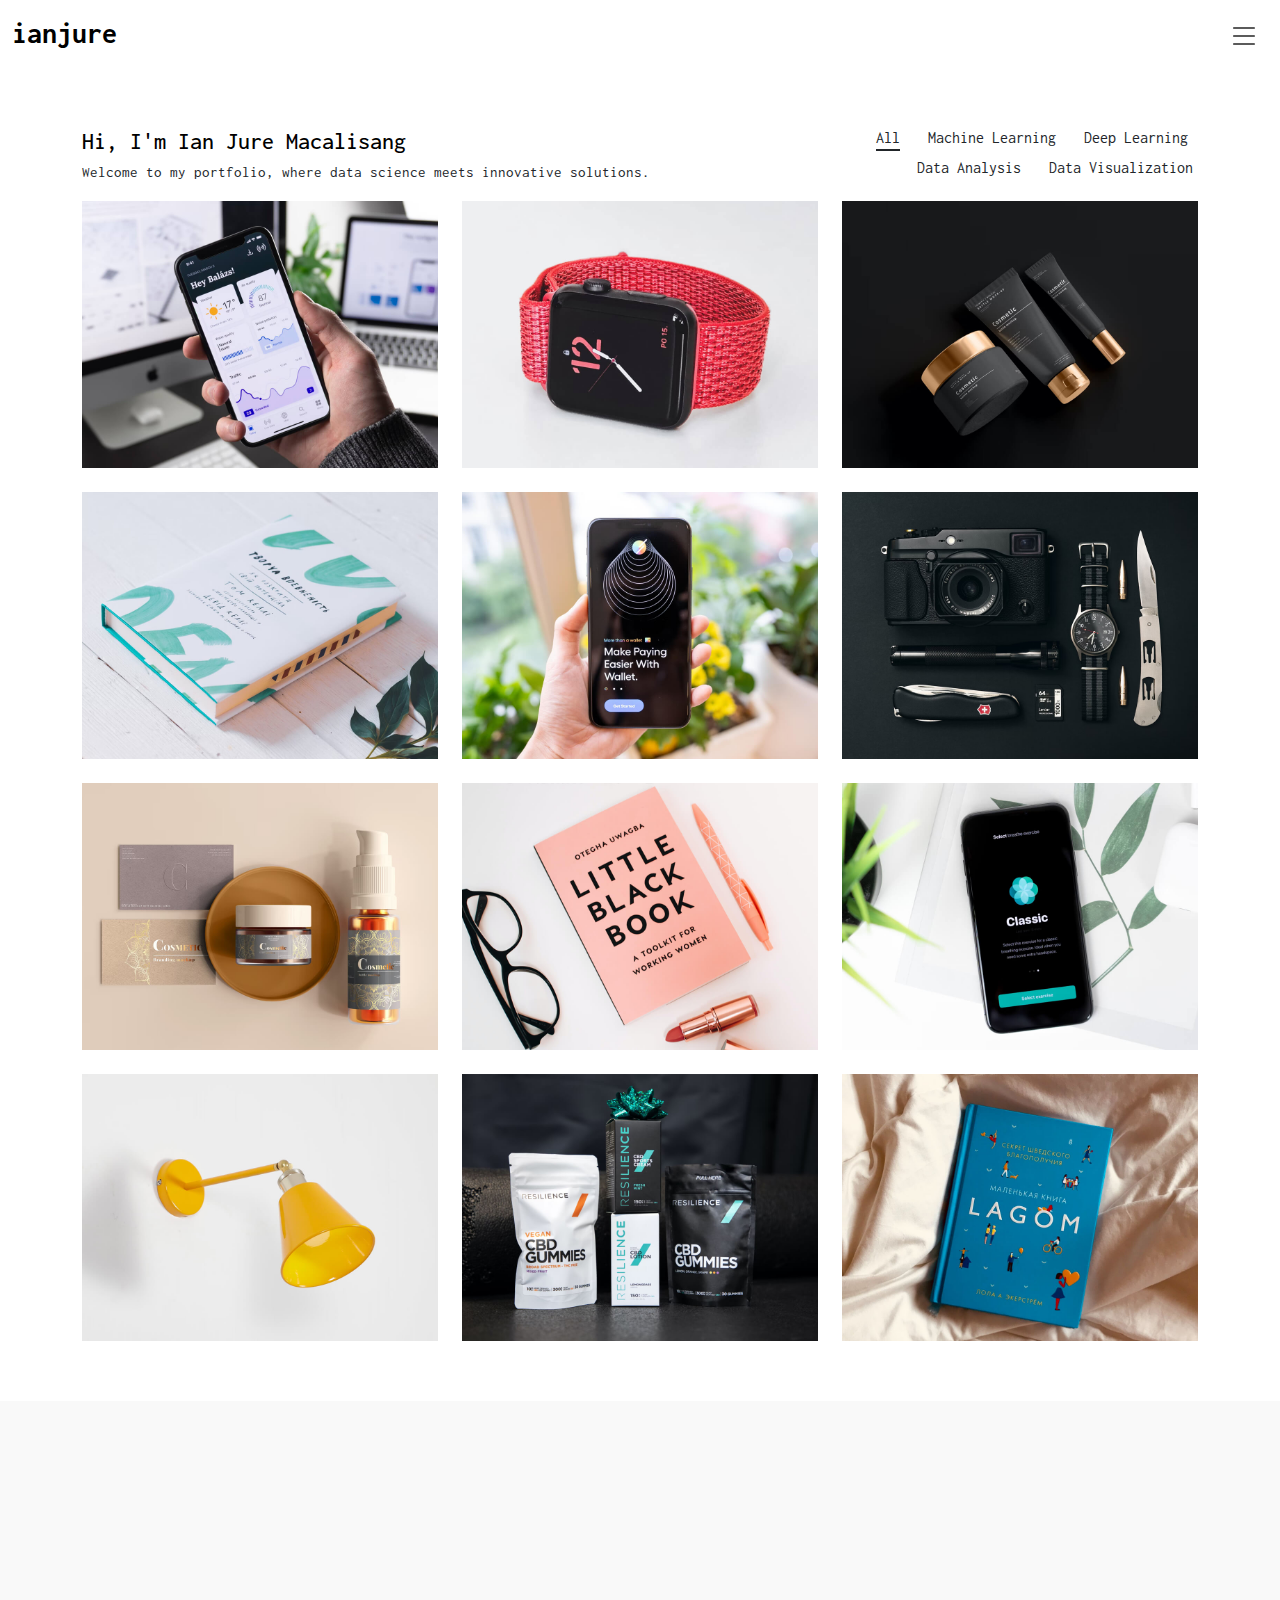
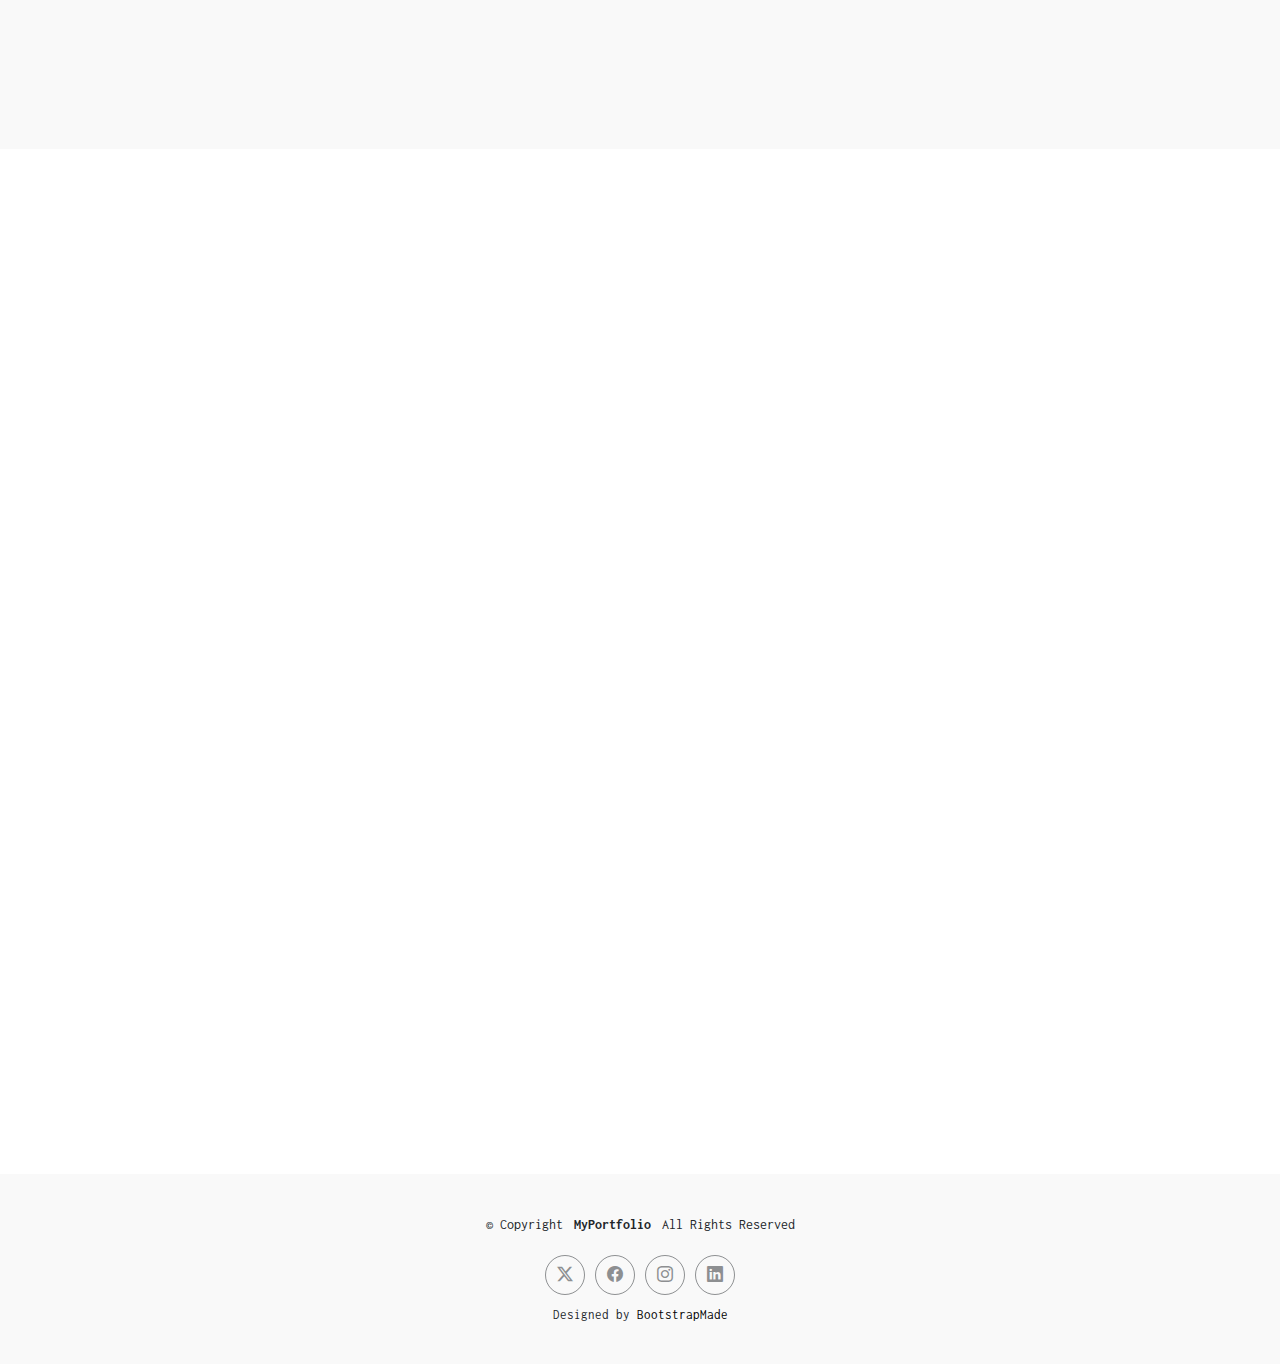
<file: index.html>
<!DOCTYPE html>
<html lang="en">

<head>
  <meta charset="utf-8">
  <meta content="width=device-width, initial-scale=1.0" name="viewport">
  <title>Home - Ian Jure</title>
  <meta name="description" content="">
  <meta name="keywords" content="">

  <!-- Favicons -->
  <link href="assets/img/favicon.png" rel="icon">
  <link href="assets/img/apple-touch-icon.png" rel="apple-touch-icon">

  <!-- Fonts -->
  <link href="https://fonts.googleapis.com" rel="preconnect">
  <link href="https://fonts.gstatic.com" rel="preconnect" crossorigin>
  <link href="https://fonts.googleapis.com/css2?family=Inconsolata:wght@200;300;400;500;600;700;800;900&display=swap" rel="stylesheet">

  <!-- Vendor CSS Files -->
  <link href="assets/vendor/bootstrap/css/bootstrap.min.css" rel="stylesheet">
  <link href="assets/vendor/bootstrap-icons/bootstrap-icons.css" rel="stylesheet">
  <link href="assets/vendor/aos/aos.css" rel="stylesheet">
  <link href="assets/vendor/glightbox/css/glightbox.min.css" rel="stylesheet">
  <link href="assets/vendor/swiper/swiper-bundle.min.css" rel="stylesheet">

  <!-- Main CSS File -->
  <link href="assets/css/main.css" rel="stylesheet">

  <!-- =======================================================
  * Template Name: MyPortfolio
  * Template URL: https://bootstrapmade.com/myportfolio-bootstrap-portfolio-website-template/
  * Updated: Aug 08 2024 with Bootstrap v5.3.3
  * Author: BootstrapMade.com
  * License: https://bootstrapmade.com/license/
  ======================================================== -->
</head>

<body class="index-page">

  <header id="header" class="header d-flex align-items-center sticky-top">
    <div class="container-fluid  position-relative d-flex align-items-center justify-content-between">

      <a href="index.html" class="logo d-flex align-items-center">
        <!-- Uncomment the line below if you also wish to use an image logo -->
        <!-- <img src="assets/img/logo.png" alt=""> -->
        <h1 class="sitename">ianjure</h1>
      </a>

      <nav id="navmenu" class="navmenu">
        <ul>
          <li><a href="index.html" class="active">Home</a></li>
          <li><a href="about.html">About Me</a></li>
          <li><a href="services.html">Services</a></li>
          <li><a href="portfolio.html">Portfolio</a></li>
          <li><a href="contact.html">Contact</a></li>
        </ul>
        <i class="mobile-nav-toggle d-xl-none bi bi-list"></i>
      </nav>

    </div>
  </header>

  <main class="main">

    <!-- Portfolio Section -->
    <section id="portfolio" class="portfolio section">

      <div class="container">

        <div class="isotope-layout" data-default-filter="*" data-layout="masonry" data-sort="original-order">

          <div class="row align-items-center">
            <div class="col-lg-7 portfolio-info">
              <h3>Hi, I'm Ian Jure Macalisang</h3>
              <p>Welcome to my portfolio, where data science meets innovative solutions.</p>
            </div>
            <div class="col-lg-5 text-center text-lg-end">
              <ul class="portfolio-filters isotope-filters" data-aos="fade-up" data-aos-delay="100">
                <li data-filter="*" class="filter-active">All</li>
                <li data-filter=".filter-app">Machine Learning</li>
                <li data-filter=".filter-product">Deep Learning</li>
                <li data-filter=".filter-branding">Data Analysis</li>
                <li data-filter=".filter-books">Data Visualization</li>
              </ul><!-- End Portfolio Filters -->
            </div>
          </div>

          <div class="row gy-4 isotope-container" data-aos="fade-up" data-aos-delay="200" style="position: relative; height: 1344px;">

            <div class="col-lg-4 col-md-6 portfolio-item isotope-item filter-app" style="position: absolute; left: 0px; top: 0px;">
              <div class="portfolio-content h-100">
                <img src="assets/img/portfolio/app-1.jpg" class="img-fluid" alt="">
                <div class="portfolio-info">
                  <h4>App 1</h4>
                  <p>Lorem ipsum</p>
                  <div>
                    <a href="assets/img/portfolio/app-1.jpg" title="App 1" data-gallery="portfolio-gallery-app" class="glightbox preview-link"><i class="bi bi-zoom-in"></i></a>
                    <a href="portfolio-details.html" title="More Details" class="details-link"><i class="bi bi-link-45deg"></i></a>
                  </div>
                </div>
              </div>
            </div><!-- End Portfolio Item -->

            <div class="col-lg-4 col-md-6 portfolio-item isotope-item filter-product" style="position: absolute; left: 440px; top: 0px;">
              <div class="portfolio-content h-100">
                <img src="assets/img/portfolio/product-1.jpg" class="img-fluid" alt="">
                <div class="portfolio-info">
                  <h4>Product 1</h4>
                  <p>Lorem ipsum</p>
                  <div>
                    <a href="assets/img/portfolio/product-1.jpg" title="Product 1" data-gallery="portfolio-gallery-product" class="glightbox preview-link"><i class="bi bi-zoom-in"></i></a>
                    <a href="portfolio-details.html" title="More Details" class="details-link"><i class="bi bi-link-45deg"></i></a>
                  </div>
                </div>
              </div>
            </div><!-- End Portfolio Item -->

            <div class="col-lg-4 col-md-6 portfolio-item isotope-item filter-branding" style="position: absolute; left: 880px; top: 0px;">
              <div class="portfolio-content h-100">
                <img src="assets/img/portfolio/branding-1.jpg" class="img-fluid" alt="">
                <div class="portfolio-info">
                  <h4>Branding 1</h4>
                  <p>Lorem ipsum</p>
                  <div>
                    <a href="assets/img/portfolio/branding-1.jpg" title="Branding 1" data-gallery="portfolio-gallery-branding" class="glightbox preview-link"><i class="bi bi-zoom-in"></i></a>
                    <a href="portfolio-details.html" title="More Details" class="details-link"><i class="bi bi-link-45deg"></i></a>
                  </div>
                </div>
              </div>
            </div><!-- End Portfolio Item -->

            <div class="col-lg-4 col-md-6 portfolio-item isotope-item filter-books" style="position: absolute; left: 0px; top: 336px;">
              <div class="portfolio-content h-100">
                <img src="assets/img/portfolio/books-1.jpg" class="img-fluid" alt="">
                <div class="portfolio-info">
                  <h4>Books 1</h4>
                  <p>Lorem ipsum</p>
                  <div>
                    <a href="assets/img/portfolio/books-1.jpg" title="Branding 1" data-gallery="portfolio-gallery-book" class="glightbox preview-link"><i class="bi bi-zoom-in"></i></a>
                    <a href="portfolio-details.html" title="More Details" class="details-link"><i class="bi bi-link-45deg"></i></a>
                  </div>
                </div>
              </div>
            </div><!-- End Portfolio Item -->

            <div class="col-lg-4 col-md-6 portfolio-item isotope-item filter-app" style="position: absolute; left: 440px; top: 336px;">
              <div class="portfolio-content h-100">
                <img src="assets/img/portfolio/app-2.jpg" class="img-fluid" alt="">
                <div class="portfolio-info">
                  <h4>App 2</h4>
                  <p>Lorem ipsum</p>
                  <div>
                    <a href="assets/img/portfolio/app-2.jpg" title="App 2" data-gallery="portfolio-gallery-app" class="glightbox preview-link"><i class="bi bi-zoom-in"></i></a>
                    <a href="portfolio-details.html" title="More Details" class="details-link"><i class="bi bi-link-45deg"></i></a>
                  </div>
                </div>
              </div>
            </div><!-- End Portfolio Item -->

            <div class="col-lg-4 col-md-6 portfolio-item isotope-item filter-product" style="position: absolute; left: 880px; top: 336px;">
              <div class="portfolio-content h-100">
                <img src="assets/img/portfolio/product-2.jpg" class="img-fluid" alt="">
                <div class="portfolio-info">
                  <h4>Product 2</h4>
                  <p>Lorem ipsum</p>
                  <div>
                    <a href="assets/img/portfolio/product-2.jpg" title="Product 2" data-gallery="portfolio-gallery-product" class="glightbox preview-link"><i class="bi bi-zoom-in"></i></a>
                    <a href="portfolio-details.html" title="More Details" class="details-link"><i class="bi bi-link-45deg"></i></a>
                  </div>
                </div>
              </div>
            </div><!-- End Portfolio Item -->

            <div class="col-lg-4 col-md-6 portfolio-item isotope-item filter-branding" style="position: absolute; left: 0px; top: 672px;">
              <div class="portfolio-content h-100">
                <img src="assets/img/portfolio/branding-2.jpg" class="img-fluid" alt="">
                <div class="portfolio-info">
                  <h4>Branding 2</h4>
                  <p>Lorem ipsum</p>
                  <div>
                    <a href="assets/img/portfolio/branding-2.jpg" title="Branding 2" data-gallery="portfolio-gallery-branding" class="glightbox preview-link"><i class="bi bi-zoom-in"></i></a>
                    <a href="portfolio-details.html" title="More Details" class="details-link"><i class="bi bi-link-45deg"></i></a>
                  </div>
                </div>
              </div>
            </div><!-- End Portfolio Item -->

            <div class="col-lg-4 col-md-6 portfolio-item isotope-item filter-books" style="position: absolute; left: 440px; top: 672px;">
              <div class="portfolio-content h-100">
                <img src="assets/img/portfolio/books-2.jpg" class="img-fluid" alt="">
                <div class="portfolio-info">
                  <h4>Books 2</h4>
                  <p>Lorem ipsum</p>
                  <div>
                    <a href="assets/img/portfolio/books-2.jpg" title="Branding 2" data-gallery="portfolio-gallery-book" class="glightbox preview-link"><i class="bi bi-zoom-in"></i></a>
                    <a href="portfolio-details.html" title="More Details" class="details-link"><i class="bi bi-link-45deg"></i></a>
                  </div>
                </div>
              </div>
            </div><!-- End Portfolio Item -->

            <div class="col-lg-4 col-md-6 portfolio-item isotope-item filter-app" style="position: absolute; left: 880px; top: 672px;">
              <div class="portfolio-content h-100">
                <img src="assets/img/portfolio/app-3.jpg" class="img-fluid" alt="">
                <div class="portfolio-info">
                  <h4>App 3</h4>
                  <p>Lorem ipsum</p>
                  <div>
                    <a href="assets/img/portfolio/app-3.jpg" title="App 3" data-gallery="portfolio-gallery-app" class="glightbox preview-link"><i class="bi bi-zoom-in"></i></a>
                    <a href="portfolio-details.html" title="More Details" class="details-link"><i class="bi bi-link-45deg"></i></a>
                  </div>
                </div>
              </div>
            </div><!-- End Portfolio Item -->

            <div class="col-lg-4 col-md-6 portfolio-item isotope-item filter-product" style="position: absolute; left: 0px; top: 1008px;">
              <div class="portfolio-content h-100">
                <img src="assets/img/portfolio/product-3.jpg" class="img-fluid" alt="">
                <div class="portfolio-info">
                  <h4>Product 3</h4>
                  <p>Lorem ipsum</p>
                  <div>
                    <a href="assets/img/portfolio/product-3.jpg" title="Product 3" data-gallery="portfolio-gallery-product" class="glightbox preview-link"><i class="bi bi-zoom-in"></i></a>
                    <a href="portfolio-details.html" title="More Details" class="details-link"><i class="bi bi-link-45deg"></i></a>
                  </div>
                </div>
              </div>
            </div><!-- End Portfolio Item -->

            <div class="col-lg-4 col-md-6 portfolio-item isotope-item filter-branding" style="position: absolute; left: 440px; top: 1008px;">
              <div class="portfolio-content h-100">
                <img src="assets/img/portfolio/branding-3.jpg" class="img-fluid" alt="">
                <div class="portfolio-info">
                  <h4>Branding 3</h4>
                  <p>Lorem ipsum</p>
                  <div>
                    <a href="assets/img/portfolio/branding-3.jpg" title="Branding 2" data-gallery="portfolio-gallery-branding" class="glightbox preview-link"><i class="bi bi-zoom-in"></i></a>
                    <a href="portfolio-details.html" title="More Details" class="details-link"><i class="bi bi-link-45deg"></i></a>
                  </div>
                </div>
              </div>
            </div><!-- End Portfolio Item -->

            <div class="col-lg-4 col-md-6 portfolio-item isotope-item filter-books" style="position: absolute; left: 880px; top: 1008px;">
              <div class="portfolio-content h-100">
                <img src="assets/img/portfolio/books-3.jpg" class="img-fluid" alt="">
                <div class="portfolio-info">
                  <h4>Books 3</h4>
                  <p>Lorem ipsum</p>
                  <div>
                    <a href="assets/img/portfolio/books-3.jpg" title="Branding 3" data-gallery="portfolio-gallery-book" class="glightbox preview-link"><i class="bi bi-zoom-in"></i></a>
                    <a href="portfolio-details.html" title="More Details" class="details-link"><i class="bi bi-link-45deg"></i></a>
                  </div>
                </div>
              </div>
            </div><!-- End Portfolio Item -->

          </div><!-- End Portfolio Container -->

        </div>

      </div>

    </section><!-- /Portfolio Section -->

    <!-- Clients Section -->
    <section id="clients" class="clients section light-background">

      <!-- Section Title -->
      <div class="container section-title" data-aos="fade-up">
        <h2>My Kit</h2>
        <p>All the technologies I use.</p>
      </div><!-- End Section Title -->

      <div class="container" data-aos="fade-up" data-aos-delay="100">

        <div class="swiper init-swiper">
          <script type="application/json" class="swiper-config">
            {
              "loop": true,
              "speed": 600,
              "autoplay": {
                "delay": 5000
              },
              "slidesPerView": "auto",
              "pagination": {
                "el": ".swiper-pagination",
                "type": "bullets",
                "clickable": true
              },
              "breakpoints": {
                "320": {
                  "slidesPerView": 2,
                  "spaceBetween": 40
                },
                "480": {
                  "slidesPerView": 3,
                  "spaceBetween": 60
                },
                "640": {
                  "slidesPerView": 4,
                  "spaceBetween": 80
                },
                "992": {
                  "slidesPerView": 6,
                  "spaceBetween": 120
                }
              }
            }
          </script>
          <div class="swiper-wrapper align-items-center">
            <div class="swiper-slide"><img src="assets/img/clients/client-1.png" class="img-fluid" alt=""></div>
            <div class="swiper-slide"><img src="assets/img/clients/client-2.png" class="img-fluid" alt=""></div>
            <div class="swiper-slide"><img src="assets/img/clients/client-3.png" class="img-fluid" alt=""></div>
            <div class="swiper-slide"><img src="assets/img/clients/client-4.png" class="img-fluid" alt=""></div>
            <div class="swiper-slide"><img src="assets/img/clients/client-5.png" class="img-fluid" alt=""></div>
            <div class="swiper-slide"><img src="assets/img/clients/client-6.png" class="img-fluid" alt=""></div>
            <div class="swiper-slide"><img src="assets/img/clients/client-7.png" class="img-fluid" alt=""></div>
            <div class="swiper-slide"><img src="assets/img/clients/client-8.png" class="img-fluid" alt=""></div>
          </div>
          <div class="swiper-pagination"></div>
        </div>

      </div>

    </section><!-- /Clients Section -->

    <!-- Services Section -->
    <section id="services" class="services section">

      <!-- Section Title -->
      <div class="container section-title" data-aos="fade-up">
        <h2>Services</h2>
        <p>Necessitatibus eius consequatur ex aliquid fuga eum quidem sint consectetur velit</p>
      </div><!-- End Section Title -->

      <div class="container">

        <div class="row gy-4">

          <div class="col-lg-4 col-md-6" data-aos="fade-up" data-aos-delay="100">
            <div class="service-item  position-relative">
              <div class="icon">
                <i class="bi bi-activity"></i>
              </div>
              <h3>Nesciunt Mete</h3>
              <p>Provident nihil minus qui consequatur non omnis maiores. Eos accusantium minus dolores iure perferendis tempore et consequatur.</p>
              <a href="service-details.html" class="readmore stretched-link">Read more <i class="bi bi-arrow-right"></i></a>
            </div>
          </div><!-- End Service Item -->

          <div class="col-lg-4 col-md-6" data-aos="fade-up" data-aos-delay="200">
            <div class="service-item position-relative">
              <div class="icon">
                <i class="bi bi-broadcast"></i>
              </div>
              <h3>Eosle Commodi</h3>
              <p>Ut autem aut autem non a. Sint sint sit facilis nam iusto sint. Libero corrupti neque eum hic non ut nesciunt dolorem.</p>
              <a href="service-details.html" class="readmore stretched-link">Read more <i class="bi bi-arrow-right"></i></a>
            </div>
          </div><!-- End Service Item -->

          <div class="col-lg-4 col-md-6" data-aos="fade-up" data-aos-delay="300">
            <div class="service-item position-relative">
              <div class="icon">
                <i class="bi bi-easel"></i>
              </div>
              <h3>Ledo Markt</h3>
              <p>Ut excepturi voluptatem nisi sed. Quidem fuga consequatur. Minus ea aut. Vel qui id voluptas adipisci eos earum corrupti.</p>
              <a href="service-details.html" class="readmore stretched-link">Read more <i class="bi bi-arrow-right"></i></a>
            </div>
          </div><!-- End Service Item -->

          <div class="col-lg-4 col-md-6" data-aos="fade-up" data-aos-delay="400">
            <div class="service-item position-relative">
              <div class="icon">
                <i class="bi bi-bounding-box-circles"></i>
              </div>
              <h3>Asperiores Commodit</h3>
              <p>Non et temporibus minus omnis sed dolor esse consequatur. Cupiditate sed error ea fuga sit provident adipisci neque.</p>
              <a href="service-details.html" class="readmore stretched-link">Read more <i class="bi bi-arrow-right"></i></a>
            </div>
          </div><!-- End Service Item -->

          <div class="col-lg-4 col-md-6" data-aos="fade-up" data-aos-delay="500">
            <div class="service-item position-relative">
              <div class="icon">
                <i class="bi bi-calendar4-week"></i>
              </div>
              <h3>Velit Doloremque</h3>
              <p>Cumque et suscipit saepe. Est maiores autem enim facilis ut aut ipsam corporis aut. Sed animi at autem alias eius labore.</p>
              <a href="service-details.html" class="readmore stretched-link">Read more <i class="bi bi-arrow-right"></i></a>
            </div>
          </div><!-- End Service Item -->

          <div class="col-lg-4 col-md-6" data-aos="fade-up" data-aos-delay="600">
            <div class="service-item position-relative">
              <div class="icon">
                <i class="bi bi-chat-square-text"></i>
              </div>
              <h3>Dolori Architecto</h3>
              <p>Hic molestias ea quibusdam eos. Fugiat enim doloremque aut neque non et debitis iure. Corrupti recusandae ducimus enim.</p>
              <a href="service-details.html" class="readmore stretched-link">Read more <i class="bi bi-arrow-right"></i></a>
            </div>
          </div><!-- End Service Item -->

        </div>

      </div>

    </section><!-- /Services Section -->

  </main>

  <footer id="footer" class="footer light-background">

    <div class="container">
      <div class="copyright text-center ">
        <p>© <span>Copyright</span> <strong class="px-1 sitename">MyPortfolio</strong> <span>All Rights Reserved</span></p>
      </div>
      <div class="social-links d-flex justify-content-center">
        <a href=""><i class="bi bi-twitter-x"></i></a>
        <a href=""><i class="bi bi-facebook"></i></a>
        <a href=""><i class="bi bi-instagram"></i></a>
        <a href=""><i class="bi bi-linkedin"></i></a>
      </div>
      <div class="credits">
        <!-- All the links in the footer should remain intact. -->
        <!-- You can delete the links only if you've purchased the pro version. -->
        <!-- Licensing information: https://bootstrapmade.com/license/ -->
        <!-- Purchase the pro version with working PHP/AJAX contact form: [buy-url] -->
        Designed by <a href="https://bootstrapmade.com/">BootstrapMade</a>
      </div>
    </div>

  </footer>

  <!-- Scroll Top -->
  <a href="#" id="scroll-top" class="scroll-top d-flex align-items-center justify-content-center"><i class="bi bi-arrow-up-short"></i></a>

  <!-- Preloader -->
  <div id="preloader"></div>

  <!-- Vendor JS Files -->
  <script src="assets/vendor/bootstrap/js/bootstrap.bundle.min.js"></script>
  <script src="assets/vendor/php-email-form/validate.js"></script>
  <script src="assets/vendor/aos/aos.js"></script>
  <script src="assets/vendor/glightbox/js/glightbox.min.js"></script>
  <script src="assets/vendor/imagesloaded/imagesloaded.pkgd.min.js"></script>
  <script src="assets/vendor/isotope-layout/isotope.pkgd.min.js"></script>
  <script src="assets/vendor/swiper/swiper-bundle.min.js"></script>

  <!-- Main JS File -->
  <script src="assets/js/main.js"></script>

</body>

</html>
</file>
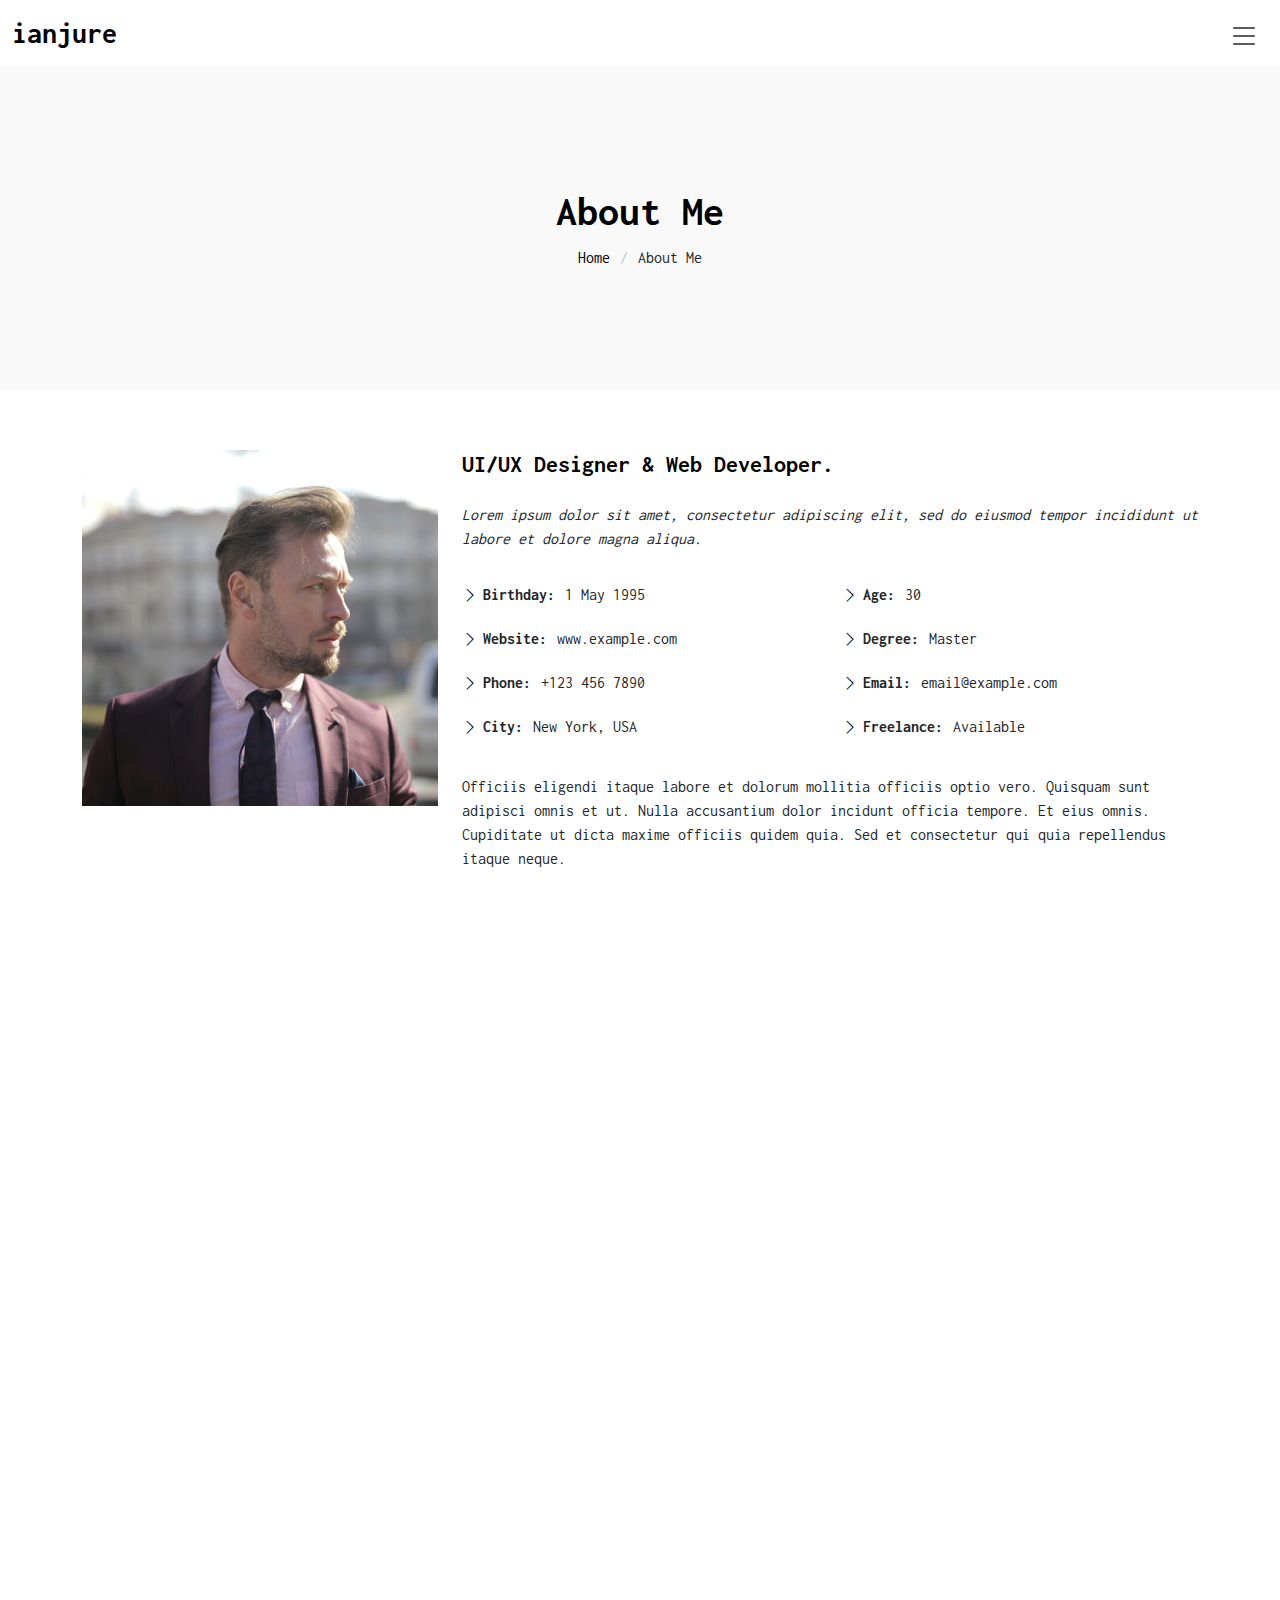
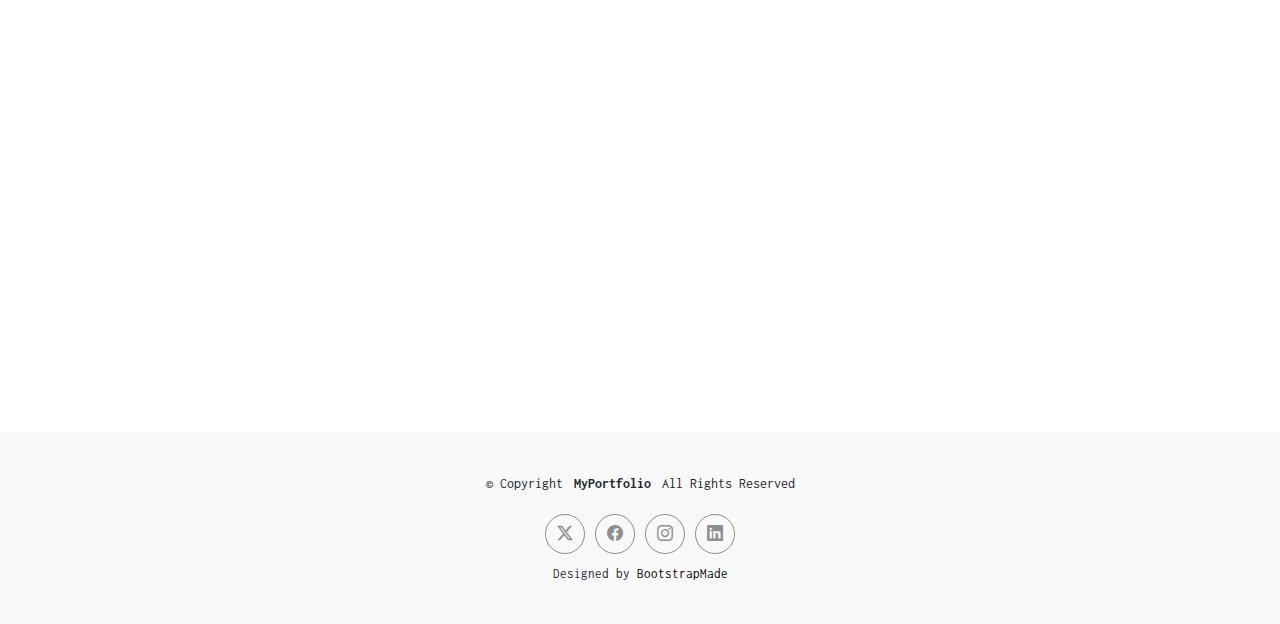
<file: about.html>
<!DOCTYPE html>
<html lang="en">

<head>
  <meta charset="utf-8">
  <meta content="width=device-width, initial-scale=1.0" name="viewport">
  <title>About Me - Ian Jure</title>
  <meta name="description" content="">
  <meta name="keywords" content="">

  <!-- Favicons -->
  <link href="assets/img/favicon.png" rel="icon">
  <link href="assets/img/apple-touch-icon.png" rel="apple-touch-icon">

  <!-- Fonts -->
  <link href="https://fonts.googleapis.com" rel="preconnect">
  <link href="https://fonts.gstatic.com" rel="preconnect" crossorigin>
  <link href="https://fonts.googleapis.com/css2?family=Inconsolata:wght@200;300;400;500;600;700;800;900&display=swap" rel="stylesheet">

  <!-- Vendor CSS Files -->
  <link href="assets/vendor/bootstrap/css/bootstrap.min.css" rel="stylesheet">
  <link href="assets/vendor/bootstrap-icons/bootstrap-icons.css" rel="stylesheet">
  <link href="assets/vendor/aos/aos.css" rel="stylesheet">
  <link href="assets/vendor/glightbox/css/glightbox.min.css" rel="stylesheet">
  <link href="assets/vendor/swiper/swiper-bundle.min.css" rel="stylesheet">

  <!-- Main CSS File -->
  <link href="assets/css/main.css" rel="stylesheet">

  <!-- =======================================================
  * Template Name: MyPortfolio
  * Template URL: https://bootstrapmade.com/myportfolio-bootstrap-portfolio-website-template/
  * Updated: Aug 08 2024 with Bootstrap v5.3.3
  * Author: BootstrapMade.com
  * License: https://bootstrapmade.com/license/
  ======================================================== -->
</head>

<body class="about-page">

  <header id="header" class="header d-flex align-items-center sticky-top">
    <div class="container-fluid  position-relative d-flex align-items-center justify-content-between">

      <a href="index.html" class="logo d-flex align-items-center">
        <!-- Uncomment the line below if you also wish to use an image logo -->
        <!-- <img src="assets/img/logo.png" alt=""> -->
        <h1 class="sitename">ianjure</h1>
      </a>

      <nav id="navmenu" class="navmenu">
        <ul>
          <li><a href="index.html">Home</a></li>
          <li><a href="about.html" class="active">About Me</a></li>
          <li><a href="services.html">Services</a></li>
          <li><a href="portfolio.html">Portfolio</a></li>
          <li><a href="contact.html">Contact</a></li>
        </ul>
        <i class="mobile-nav-toggle d-xl-none bi bi-list"></i>
      </nav>

    </div>
  </header>

  <main class="main">

    <!-- Page Title -->
    <div class="page-title light-background">
      <div class="container">
        <h1>About Me</h1>
        <nav class="breadcrumbs">
          <ol>
            <li><a href="index.html">Home</a></li>
            <li class="current">About Me</li>
          </ol>
        </nav>
      </div>
    </div><!-- End Page Title -->

    <!-- About Section -->
    <section id="about" class="about section">

      <div class="container" data-aos="fade-up" data-aos-delay="100">

        <div class="row gy-4 justify-content-center">
          <div class="col-lg-4">
            <img src="assets/img/profile-img.jpg" class="img-fluid" alt="">
          </div>
          <div class="col-lg-8 content">
            <h2>UI/UX Designer &amp; Web Developer.</h2>
            <p class="fst-italic py-3">
              Lorem ipsum dolor sit amet, consectetur adipiscing elit, sed do eiusmod tempor incididunt ut labore et dolore
              magna aliqua.
            </p>
            <div class="row">
              <div class="col-lg-6">
                <ul>
                  <li><i class="bi bi-chevron-right"></i> <strong>Birthday:</strong> <span>1 May 1995</span></li>
                  <li><i class="bi bi-chevron-right"></i> <strong>Website:</strong> <span>www.example.com</span></li>
                  <li><i class="bi bi-chevron-right"></i> <strong>Phone:</strong> <span>+123 456 7890</span></li>
                  <li><i class="bi bi-chevron-right"></i> <strong>City:</strong> <span>New York, USA</span></li>
                </ul>
              </div>
              <div class="col-lg-6">
                <ul>
                  <li><i class="bi bi-chevron-right"></i> <strong>Age:</strong> <span>30</span></li>
                  <li><i class="bi bi-chevron-right"></i> <strong>Degree:</strong> <span>Master</span></li>
                  <li><i class="bi bi-chevron-right"></i> <strong>Email:</strong> <span>email@example.com</span></li>
                  <li><i class="bi bi-chevron-right"></i> <strong>Freelance:</strong> <span>Available</span></li>
                </ul>
              </div>
            </div>
            <p class="py-3">
              Officiis eligendi itaque labore et dolorum mollitia officiis optio vero. Quisquam sunt adipisci omnis et ut. Nulla accusantium dolor incidunt officia tempore. Et eius omnis.
              Cupiditate ut dicta maxime officiis quidem quia. Sed et consectetur qui quia repellendus itaque neque.
            </p>
          </div>
        </div>

      </div>

    </section><!-- /About Section -->

    <!-- Resume Section -->
    <section id="resume" class="resume section">

      <!-- Section Title -->
      <div class="container section-title" data-aos="fade-up">
        <h2>Resume</h2>
        <p>Necessitatibus eius consequatur ex aliquid fuga eum quidem sint consectetur velit</p>
      </div><!-- End Section Title -->

      <div class="container">

        <div class="row">

          <div class="col-lg-6" data-aos="fade-up" data-aos-delay="100">
            <h3 class="resume-title">Sumary</h3>

            <div class="resume-item pb-0">
              <h4>Brandon Johnson</h4>
              <p><em>Innovative and deadline-driven Graphic Designer with 3+ years of experience designing and developing user-centered digital/print marketing material from initial concept to final, polished deliverable.</em></p>
              <ul>
                <li>Portland par 127,Orlando, FL</li>
                <li>(123) 456-7891</li>
                <li>alice.barkley@example.com</li>
              </ul>
            </div><!-- Edn Resume Item -->

            <h3 class="resume-title">Education</h3>
            <div class="resume-item">
              <h4>Master of Fine Arts &amp; Graphic Design</h4>
              <h5>2015 - 2016</h5>
              <p><em>Rochester Institute of Technology, Rochester, NY</em></p>
              <p>Qui deserunt veniam. Et sed aliquam labore tempore sed quisquam iusto autem sit. Ea vero voluptatum qui ut dignissimos deleniti nerada porti sand markend</p>
            </div><!-- Edn Resume Item -->

            <div class="resume-item">
              <h4>Bachelor of Fine Arts &amp; Graphic Design</h4>
              <h5>2010 - 2014</h5>
              <p><em>Rochester Institute of Technology, Rochester, NY</em></p>
              <p>Quia nobis sequi est occaecati aut. Repudiandae et iusto quae reiciendis et quis Eius vel ratione eius unde vitae rerum voluptates asperiores voluptatem Earum molestiae consequatur neque etlon sader mart dila</p>
            </div><!-- Edn Resume Item -->

          </div>

          <div class="col-lg-6" data-aos="fade-up" data-aos-delay="200">
            <h3 class="resume-title">Professional Experience</h3>
            <div class="resume-item">
              <h4>Senior graphic design specialist</h4>
              <h5>2019 - Present</h5>
              <p><em>Experion, New York, NY </em></p>
              <ul>
                <li>Lead in the design, development, and implementation of the graphic, layout, and production communication materials</li>
                <li>Delegate tasks to the 7 members of the design team and provide counsel on all aspects of the project. </li>
                <li>Supervise the assessment of all graphic materials in order to ensure quality and accuracy of the design</li>
                <li>Oversee the efficient use of production project budgets ranging from $2,000 - $25,000</li>
              </ul>
            </div><!-- Edn Resume Item -->

            <div class="resume-item">
              <h4>Graphic design specialist</h4>
              <h5>2017 - 2018</h5>
              <p><em>Stepping Stone Advertising, New York, NY</em></p>
              <ul>
                <li>Developed numerous marketing programs (logos, brochures,infographics, presentations, and advertisements).</li>
                <li>Managed up to 5 projects or tasks at a given time while under pressure</li>
                <li>Recommended and consulted with clients on the most appropriate graphic design</li>
                <li>Created 4+ design presentations and proposals a month for clients and account managers</li>
              </ul>
            </div><!-- Edn Resume Item -->

          </div>

        </div>

      </div>

    </section><!-- /Resume Section -->

  </main>

  <footer id="footer" class="footer light-background">

    <div class="container">
      <div class="copyright text-center ">
        <p>© <span>Copyright</span> <strong class="px-1 sitename">MyPortfolio</strong> <span>All Rights Reserved</span></p>
      </div>
      <div class="social-links d-flex justify-content-center">
        <a href=""><i class="bi bi-twitter-x"></i></a>
        <a href=""><i class="bi bi-facebook"></i></a>
        <a href=""><i class="bi bi-instagram"></i></a>
        <a href=""><i class="bi bi-linkedin"></i></a>
      </div>
      <div class="credits">
        <!-- All the links in the footer should remain intact. -->
        <!-- You can delete the links only if you've purchased the pro version. -->
        <!-- Licensing information: https://bootstrapmade.com/license/ -->
        <!-- Purchase the pro version with working PHP/AJAX contact form: [buy-url] -->
        Designed by <a href="https://bootstrapmade.com/">BootstrapMade</a>
      </div>
    </div>

  </footer>

  <!-- Scroll Top -->
  <a href="#" id="scroll-top" class="scroll-top d-flex align-items-center justify-content-center"><i class="bi bi-arrow-up-short"></i></a>

  <!-- Preloader -->
  <div id="preloader"></div>

  <!-- Vendor JS Files -->
  <script src="assets/vendor/bootstrap/js/bootstrap.bundle.min.js"></script>
  <script src="assets/vendor/php-email-form/validate.js"></script>
  <script src="assets/vendor/aos/aos.js"></script>
  <script src="assets/vendor/glightbox/js/glightbox.min.js"></script>
  <script src="assets/vendor/imagesloaded/imagesloaded.pkgd.min.js"></script>
  <script src="assets/vendor/isotope-layout/isotope.pkgd.min.js"></script>
  <script src="assets/vendor/swiper/swiper-bundle.min.js"></script>

  <!-- Main JS File -->
  <script src="assets/js/main.js"></script>

</body>

</html>
</file>
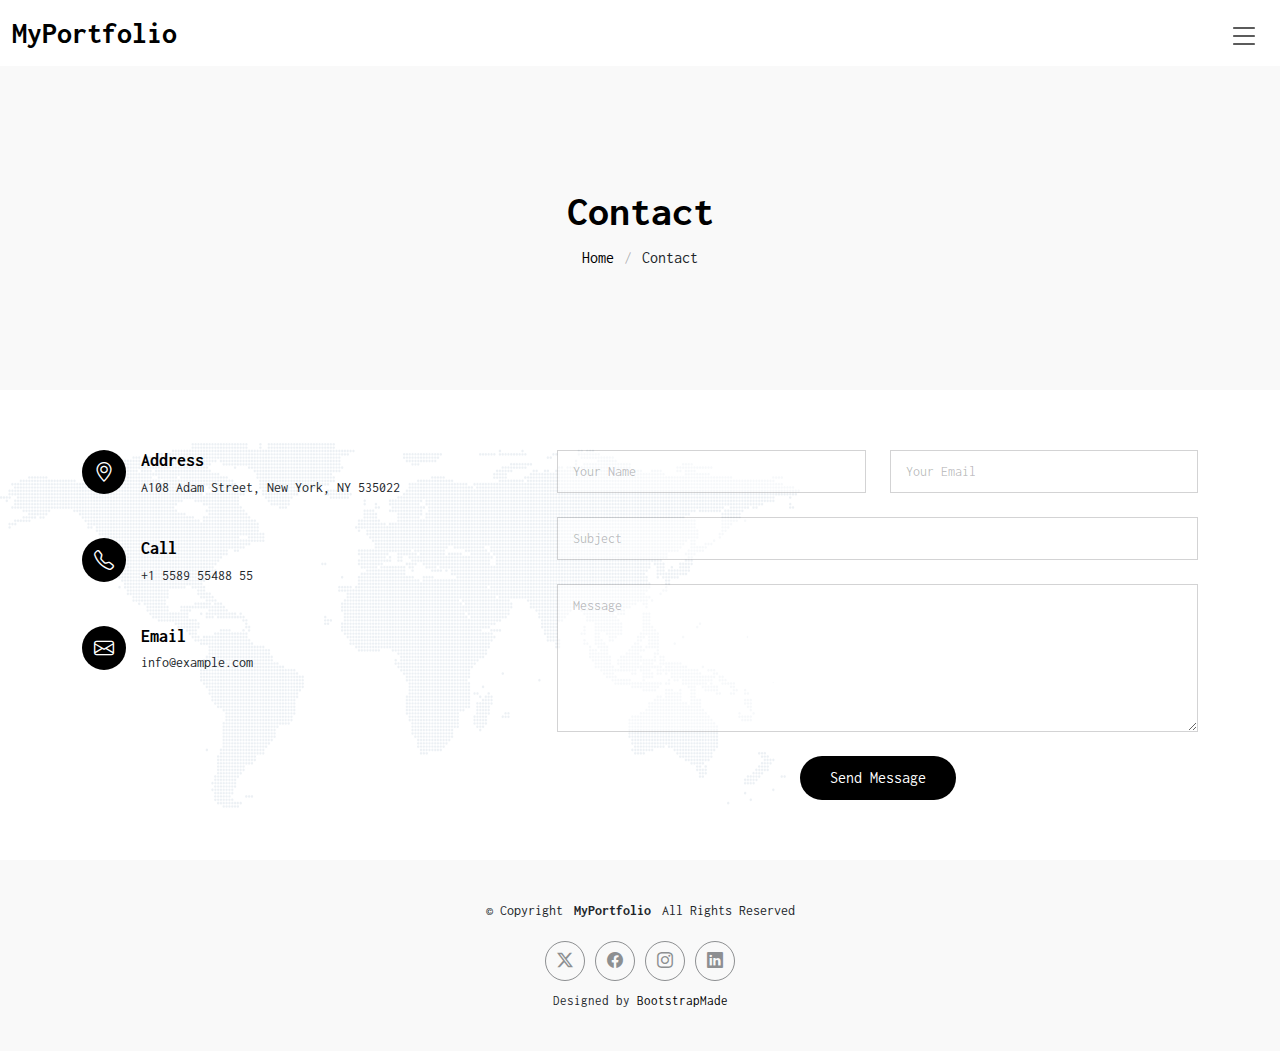
<file: contact.html>
<!DOCTYPE html>
<html lang="en">

<head>
  <meta charset="utf-8">
  <meta content="width=device-width, initial-scale=1.0" name="viewport">
  <title>Contact - MyPortfolio Bootstrap Template</title>
  <meta name="description" content="">
  <meta name="keywords" content="">

  <!-- Favicons -->
  <link href="assets/img/favicon.png" rel="icon">
  <link href="assets/img/apple-touch-icon.png" rel="apple-touch-icon">

  <!-- Fonts -->
  <link href="https://fonts.googleapis.com" rel="preconnect">
  <link href="https://fonts.gstatic.com" rel="preconnect" crossorigin>
  <link href="https://fonts.googleapis.com/css2?family=Inconsolata:wght@200;300;400;500;600;700;800;900&display=swap" rel="stylesheet">

  <!-- Vendor CSS Files -->
  <link href="assets/vendor/bootstrap/css/bootstrap.min.css" rel="stylesheet">
  <link href="assets/vendor/bootstrap-icons/bootstrap-icons.css" rel="stylesheet">
  <link href="assets/vendor/aos/aos.css" rel="stylesheet">
  <link href="assets/vendor/glightbox/css/glightbox.min.css" rel="stylesheet">
  <link href="assets/vendor/swiper/swiper-bundle.min.css" rel="stylesheet">

  <!-- Main CSS File -->
  <link href="assets/css/main.css" rel="stylesheet">

  <!-- =======================================================
  * Template Name: MyPortfolio
  * Template URL: https://bootstrapmade.com/myportfolio-bootstrap-portfolio-website-template/
  * Updated: Aug 08 2024 with Bootstrap v5.3.3
  * Author: BootstrapMade.com
  * License: https://bootstrapmade.com/license/
  ======================================================== -->
</head>

<body class="contact-page">

  <header id="header" class="header d-flex align-items-center sticky-top">
    <div class="container-fluid  position-relative d-flex align-items-center justify-content-between">

      <a href="index.html" class="logo d-flex align-items-center">
        <!-- Uncomment the line below if you also wish to use an image logo -->
        <!-- <img src="assets/img/logo.png" alt=""> -->
        <h1 class="sitename">MyPortfolio</h1>
      </a>

      <nav id="navmenu" class="navmenu">
        <ul>
          <li><a href="index.html">Home</a></li>
          <li><a href="about.html">About</a></li>
          <li><a href="services.html">Services</a></li>
          <li><a href="portfolio.html">Portfolio</a></li>
          <li class="dropdown"><a href="#"><span>Dropdown</span> <i class="bi bi-chevron-down toggle-dropdown"></i></a>
            <ul>
              <li><a href="#">Dropdown 1</a></li>
              <li class="dropdown"><a href="#"><span>Deep Dropdown</span> <i class="bi bi-chevron-down toggle-dropdown"></i></a>
                <ul>
                  <li><a href="#">Deep Dropdown 1</a></li>
                  <li><a href="#">Deep Dropdown 2</a></li>
                  <li><a href="#">Deep Dropdown 3</a></li>
                  <li><a href="#">Deep Dropdown 4</a></li>
                  <li><a href="#">Deep Dropdown 5</a></li>
                </ul>
              </li>
              <li><a href="#">Dropdown 2</a></li>
              <li><a href="#">Dropdown 3</a></li>
              <li><a href="#">Dropdown 4</a></li>
            </ul>
          </li>
          <li><a href="contact.html" class="active">Contact</a></li>
        </ul>
        <i class="mobile-nav-toggle d-xl-none bi bi-list"></i>
      </nav>

    </div>
  </header>

  <main class="main">

    <!-- Page Title -->
    <div class="page-title light-background">
      <div class="container">
        <h1>Contact</h1>
        <nav class="breadcrumbs">
          <ol>
            <li><a href="index.html">Home</a></li>
            <li class="current">Contact</li>
          </ol>
        </nav>
      </div>
    </div><!-- End Page Title -->

    <!-- Contact Section -->
    <section id="contact" class="contact section">

      <div class="container position-relative" data-aos="fade-up" data-aos-delay="100">

        <div class="row gy-4">

          <div class="col-lg-5">
            <div class="info-item d-flex" data-aos="fade-up" data-aos-delay="200">
              <i class="bi bi-geo-alt flex-shrink-0"></i>
              <div>
                <h3>Address</h3>
                <p>A108 Adam Street, New York, NY 535022</p>
              </div>
            </div><!-- End Info Item -->

            <div class="info-item d-flex" data-aos="fade-up" data-aos-delay="300">
              <i class="bi bi-telephone flex-shrink-0"></i>
              <div>
                <h3>Call</h3>
                <p>+1 5589 55488 55</p>
              </div>
            </div><!-- End Info Item -->

            <div class="info-item d-flex" data-aos="fade-up" data-aos-delay="400">
              <i class="bi bi-envelope flex-shrink-0"></i>
              <div>
                <h3>Email<br></h3>
                <p>info@example.com</p>
              </div>
            </div><!-- End Info Item -->

          </div>

          <div class="col-lg-7">
            <form action="forms/contact.php" method="post" class="php-email-form" data-aos="fade-up" data-aos-delay="500">
              <div class="row gy-4">

                <div class="col-md-6">
                  <input type="text" name="name" class="form-control" placeholder="Your Name" required="">
                </div>

                <div class="col-md-6 ">
                  <input type="email" class="form-control" name="email" placeholder="Your Email" required="">
                </div>

                <div class="col-md-12">
                  <input type="text" class="form-control" name="subject" placeholder="Subject" required="">
                </div>

                <div class="col-md-12">
                  <textarea class="form-control" name="message" rows="6" placeholder="Message" required=""></textarea>
                </div>

                <div class="col-md-12 text-center">
                  <div class="loading">Loading</div>
                  <div class="error-message"></div>
                  <div class="sent-message">Your message has been sent. Thank you!</div>

                  <button type="submit">Send Message</button>
                </div>

              </div>
            </form>
          </div><!-- End Contact Form -->

        </div>

      </div>

    </section><!-- /Contact Section -->

  </main>

  <footer id="footer" class="footer light-background">

    <div class="container">
      <div class="copyright text-center ">
        <p>© <span>Copyright</span> <strong class="px-1 sitename">MyPortfolio</strong> <span>All Rights Reserved</span></p>
      </div>
      <div class="social-links d-flex justify-content-center">
        <a href=""><i class="bi bi-twitter-x"></i></a>
        <a href=""><i class="bi bi-facebook"></i></a>
        <a href=""><i class="bi bi-instagram"></i></a>
        <a href=""><i class="bi bi-linkedin"></i></a>
      </div>
      <div class="credits">
        <!-- All the links in the footer should remain intact. -->
        <!-- You can delete the links only if you've purchased the pro version. -->
        <!-- Licensing information: https://bootstrapmade.com/license/ -->
        <!-- Purchase the pro version with working PHP/AJAX contact form: [buy-url] -->
        Designed by <a href="https://bootstrapmade.com/">BootstrapMade</a>
      </div>
    </div>

  </footer>

  <!-- Scroll Top -->
  <a href="#" id="scroll-top" class="scroll-top d-flex align-items-center justify-content-center"><i class="bi bi-arrow-up-short"></i></a>

  <!-- Preloader -->
  <div id="preloader"></div>

  <!-- Vendor JS Files -->
  <script src="assets/vendor/bootstrap/js/bootstrap.bundle.min.js"></script>
  <script src="assets/vendor/php-email-form/validate.js"></script>
  <script src="assets/vendor/aos/aos.js"></script>
  <script src="assets/vendor/glightbox/js/glightbox.min.js"></script>
  <script src="assets/vendor/imagesloaded/imagesloaded.pkgd.min.js"></script>
  <script src="assets/vendor/isotope-layout/isotope.pkgd.min.js"></script>
  <script src="assets/vendor/swiper/swiper-bundle.min.js"></script>

  <!-- Main JS File -->
  <script src="assets/js/main.js"></script>

</body>

</html>
</file>
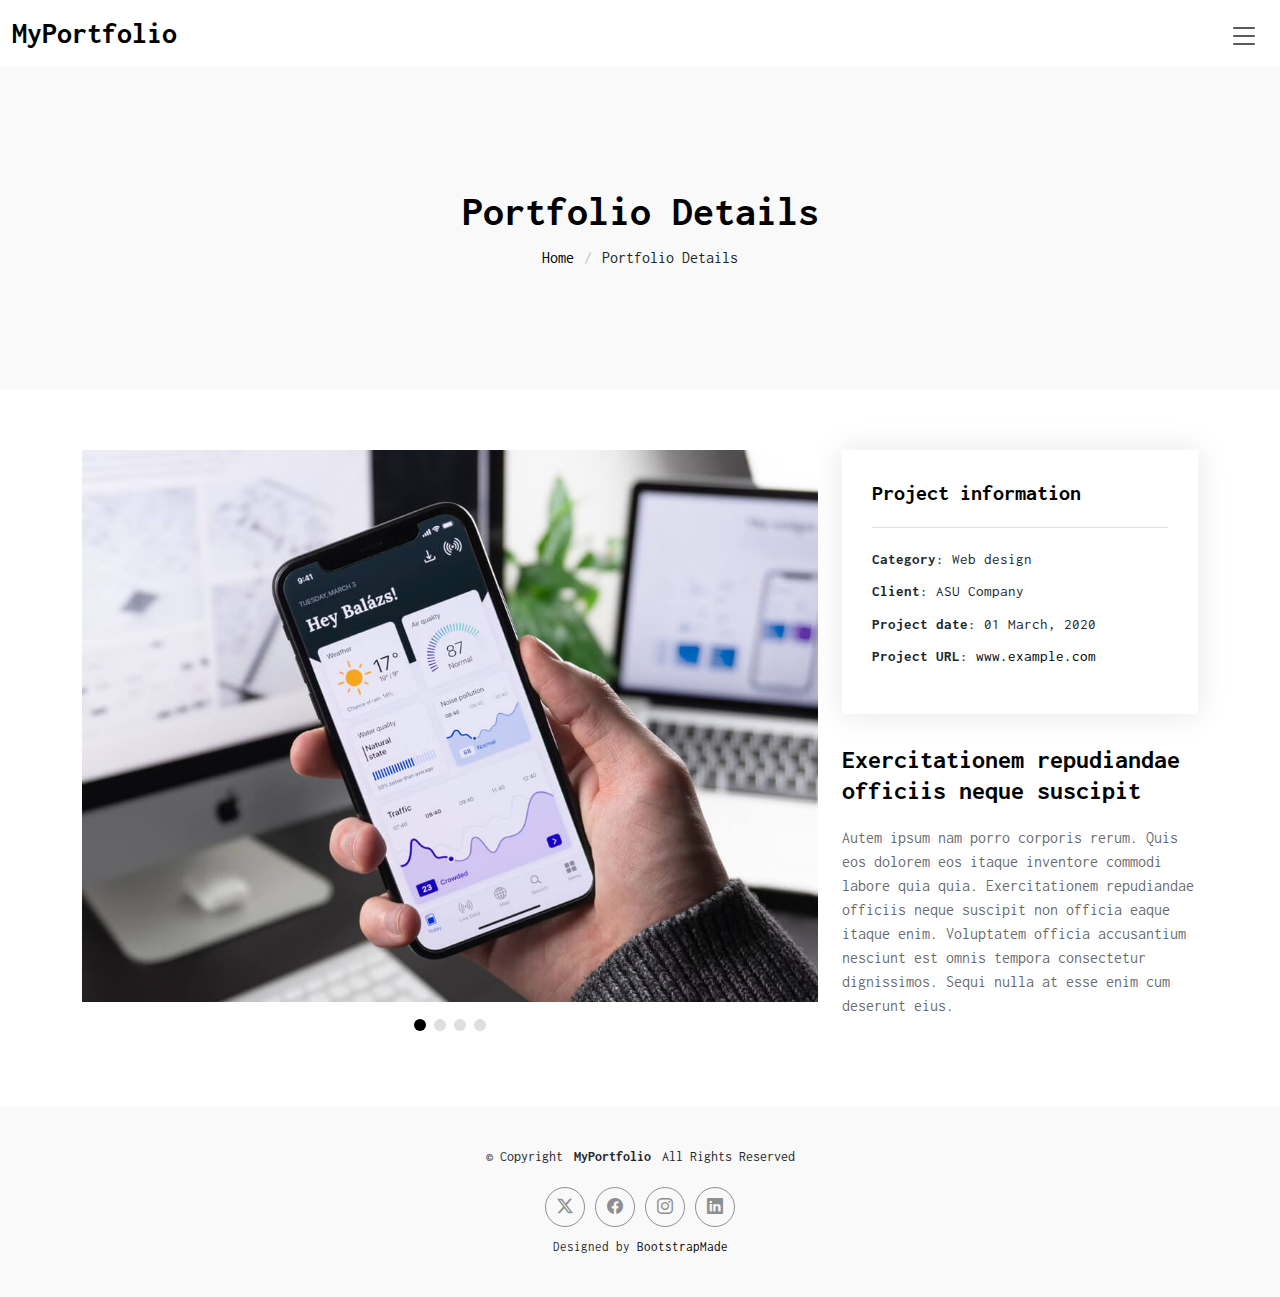
<file: portfolio-details.html>
<!DOCTYPE html>
<html lang="en">

<head>
  <meta charset="utf-8">
  <meta content="width=device-width, initial-scale=1.0" name="viewport">
  <title>Portfolio Details - MyPortfolio Bootstrap Template</title>
  <meta name="description" content="">
  <meta name="keywords" content="">

  <!-- Favicons -->
  <link href="assets/img/favicon.png" rel="icon">
  <link href="assets/img/apple-touch-icon.png" rel="apple-touch-icon">

  <!-- Fonts -->
  <link href="https://fonts.googleapis.com" rel="preconnect">
  <link href="https://fonts.gstatic.com" rel="preconnect" crossorigin>
  <link href="https://fonts.googleapis.com/css2?family=Inconsolata:wght@200;300;400;500;600;700;800;900&display=swap" rel="stylesheet">

  <!-- Vendor CSS Files -->
  <link href="assets/vendor/bootstrap/css/bootstrap.min.css" rel="stylesheet">
  <link href="assets/vendor/bootstrap-icons/bootstrap-icons.css" rel="stylesheet">
  <link href="assets/vendor/aos/aos.css" rel="stylesheet">
  <link href="assets/vendor/glightbox/css/glightbox.min.css" rel="stylesheet">
  <link href="assets/vendor/swiper/swiper-bundle.min.css" rel="stylesheet">

  <!-- Main CSS File -->
  <link href="assets/css/main.css" rel="stylesheet">

  <!-- =======================================================
  * Template Name: MyPortfolio
  * Template URL: https://bootstrapmade.com/myportfolio-bootstrap-portfolio-website-template/
  * Updated: Aug 08 2024 with Bootstrap v5.3.3
  * Author: BootstrapMade.com
  * License: https://bootstrapmade.com/license/
  ======================================================== -->
</head>

<body class="portfolio-details-page">

  <header id="header" class="header d-flex align-items-center sticky-top">
    <div class="container-fluid  position-relative d-flex align-items-center justify-content-between">

      <a href="index.html" class="logo d-flex align-items-center">
        <!-- Uncomment the line below if you also wish to use an image logo -->
        <!-- <img src="assets/img/logo.png" alt=""> -->
        <h1 class="sitename">MyPortfolio</h1>
      </a>

      <nav id="navmenu" class="navmenu">
        <ul>
          <li><a href="index.html">Home</a></li>
          <li><a href="about.html">About</a></li>
          <li><a href="services.html">Services</a></li>
          <li><a href="portfolio.html">Portfolio</a></li>
          <li class="dropdown"><a href="#"><span>Dropdown</span> <i class="bi bi-chevron-down toggle-dropdown"></i></a>
            <ul>
              <li><a href="#">Dropdown 1</a></li>
              <li class="dropdown"><a href="#"><span>Deep Dropdown</span> <i class="bi bi-chevron-down toggle-dropdown"></i></a>
                <ul>
                  <li><a href="#">Deep Dropdown 1</a></li>
                  <li><a href="#">Deep Dropdown 2</a></li>
                  <li><a href="#">Deep Dropdown 3</a></li>
                  <li><a href="#">Deep Dropdown 4</a></li>
                  <li><a href="#">Deep Dropdown 5</a></li>
                </ul>
              </li>
              <li><a href="#">Dropdown 2</a></li>
              <li><a href="#">Dropdown 3</a></li>
              <li><a href="#">Dropdown 4</a></li>
            </ul>
          </li>
          <li><a href="contact.html">Contact</a></li>
        </ul>
        <i class="mobile-nav-toggle d-xl-none bi bi-list"></i>
      </nav>

    </div>
  </header>

  <main class="main">

    <!-- Page Title -->
    <div class="page-title light-background">
      <div class="container">
        <h1>Portfolio Details</h1>
        <nav class="breadcrumbs">
          <ol>
            <li><a href="index.html">Home</a></li>
            <li class="current">Portfolio Details</li>
          </ol>
        </nav>
      </div>
    </div><!-- End Page Title -->

    <!-- Portfolio Details Section -->
    <section id="portfolio-details" class="portfolio-details section">

      <div class="container" data-aos="fade-up" data-aos-delay="100">

        <div class="row gy-4">

          <div class="col-lg-8">
            <div class="portfolio-details-slider swiper init-swiper">

              <script type="application/json" class="swiper-config">
                {
                  "loop": true,
                  "speed": 600,
                  "autoplay": {
                    "delay": 5000
                  },
                  "slidesPerView": "auto",
                  "pagination": {
                    "el": ".swiper-pagination",
                    "type": "bullets",
                    "clickable": true
                  }
                }
              </script>

              <div class="swiper-wrapper align-items-center">

                <div class="swiper-slide">
                  <img src="assets/img/portfolio/app-1.jpg" alt="">
                </div>

                <div class="swiper-slide">
                  <img src="assets/img/portfolio/product-1.jpg" alt="">
                </div>

                <div class="swiper-slide">
                  <img src="assets/img/portfolio/branding-1.jpg" alt="">
                </div>

                <div class="swiper-slide">
                  <img src="assets/img/portfolio/books-1.jpg" alt="">
                </div>

              </div>
              <div class="swiper-pagination"></div>
            </div>
          </div>

          <div class="col-lg-4">
            <div class="portfolio-info" data-aos="fade-up" data-aos-delay="200">
              <h3>Project information</h3>
              <ul>
                <li><strong>Category</strong>: Web design</li>
                <li><strong>Client</strong>: ASU Company</li>
                <li><strong>Project date</strong>: 01 March, 2020</li>
                <li><strong>Project URL</strong>: <a href="#">www.example.com</a></li>
              </ul>
            </div>
            <div class="portfolio-description" data-aos="fade-up" data-aos-delay="300">
              <h2>Exercitationem repudiandae officiis neque suscipit</h2>
              <p>
                Autem ipsum nam porro corporis rerum. Quis eos dolorem eos itaque inventore commodi labore quia quia. Exercitationem repudiandae officiis neque suscipit non officia eaque itaque enim. Voluptatem officia accusantium nesciunt est omnis tempora consectetur dignissimos. Sequi nulla at esse enim cum deserunt eius.
              </p>
            </div>
          </div>

        </div>

      </div>

    </section><!-- /Portfolio Details Section -->

  </main>

  <footer id="footer" class="footer light-background">

    <div class="container">
      <div class="copyright text-center ">
        <p>© <span>Copyright</span> <strong class="px-1 sitename">MyPortfolio</strong> <span>All Rights Reserved</span></p>
      </div>
      <div class="social-links d-flex justify-content-center">
        <a href=""><i class="bi bi-twitter-x"></i></a>
        <a href=""><i class="bi bi-facebook"></i></a>
        <a href=""><i class="bi bi-instagram"></i></a>
        <a href=""><i class="bi bi-linkedin"></i></a>
      </div>
      <div class="credits">
        <!-- All the links in the footer should remain intact. -->
        <!-- You can delete the links only if you've purchased the pro version. -->
        <!-- Licensing information: https://bootstrapmade.com/license/ -->
        <!-- Purchase the pro version with working PHP/AJAX contact form: [buy-url] -->
        Designed by <a href="https://bootstrapmade.com/">BootstrapMade</a>
      </div>
    </div>

  </footer>

  <!-- Scroll Top -->
  <a href="#" id="scroll-top" class="scroll-top d-flex align-items-center justify-content-center"><i class="bi bi-arrow-up-short"></i></a>

  <!-- Preloader -->
  <div id="preloader"></div>

  <!-- Vendor JS Files -->
  <script src="assets/vendor/bootstrap/js/bootstrap.bundle.min.js"></script>
  <script src="assets/vendor/php-email-form/validate.js"></script>
  <script src="assets/vendor/aos/aos.js"></script>
  <script src="assets/vendor/glightbox/js/glightbox.min.js"></script>
  <script src="assets/vendor/imagesloaded/imagesloaded.pkgd.min.js"></script>
  <script src="assets/vendor/isotope-layout/isotope.pkgd.min.js"></script>
  <script src="assets/vendor/swiper/swiper-bundle.min.js"></script>

  <!-- Main JS File -->
  <script src="assets/js/main.js"></script>

</body>

</html>
</file>
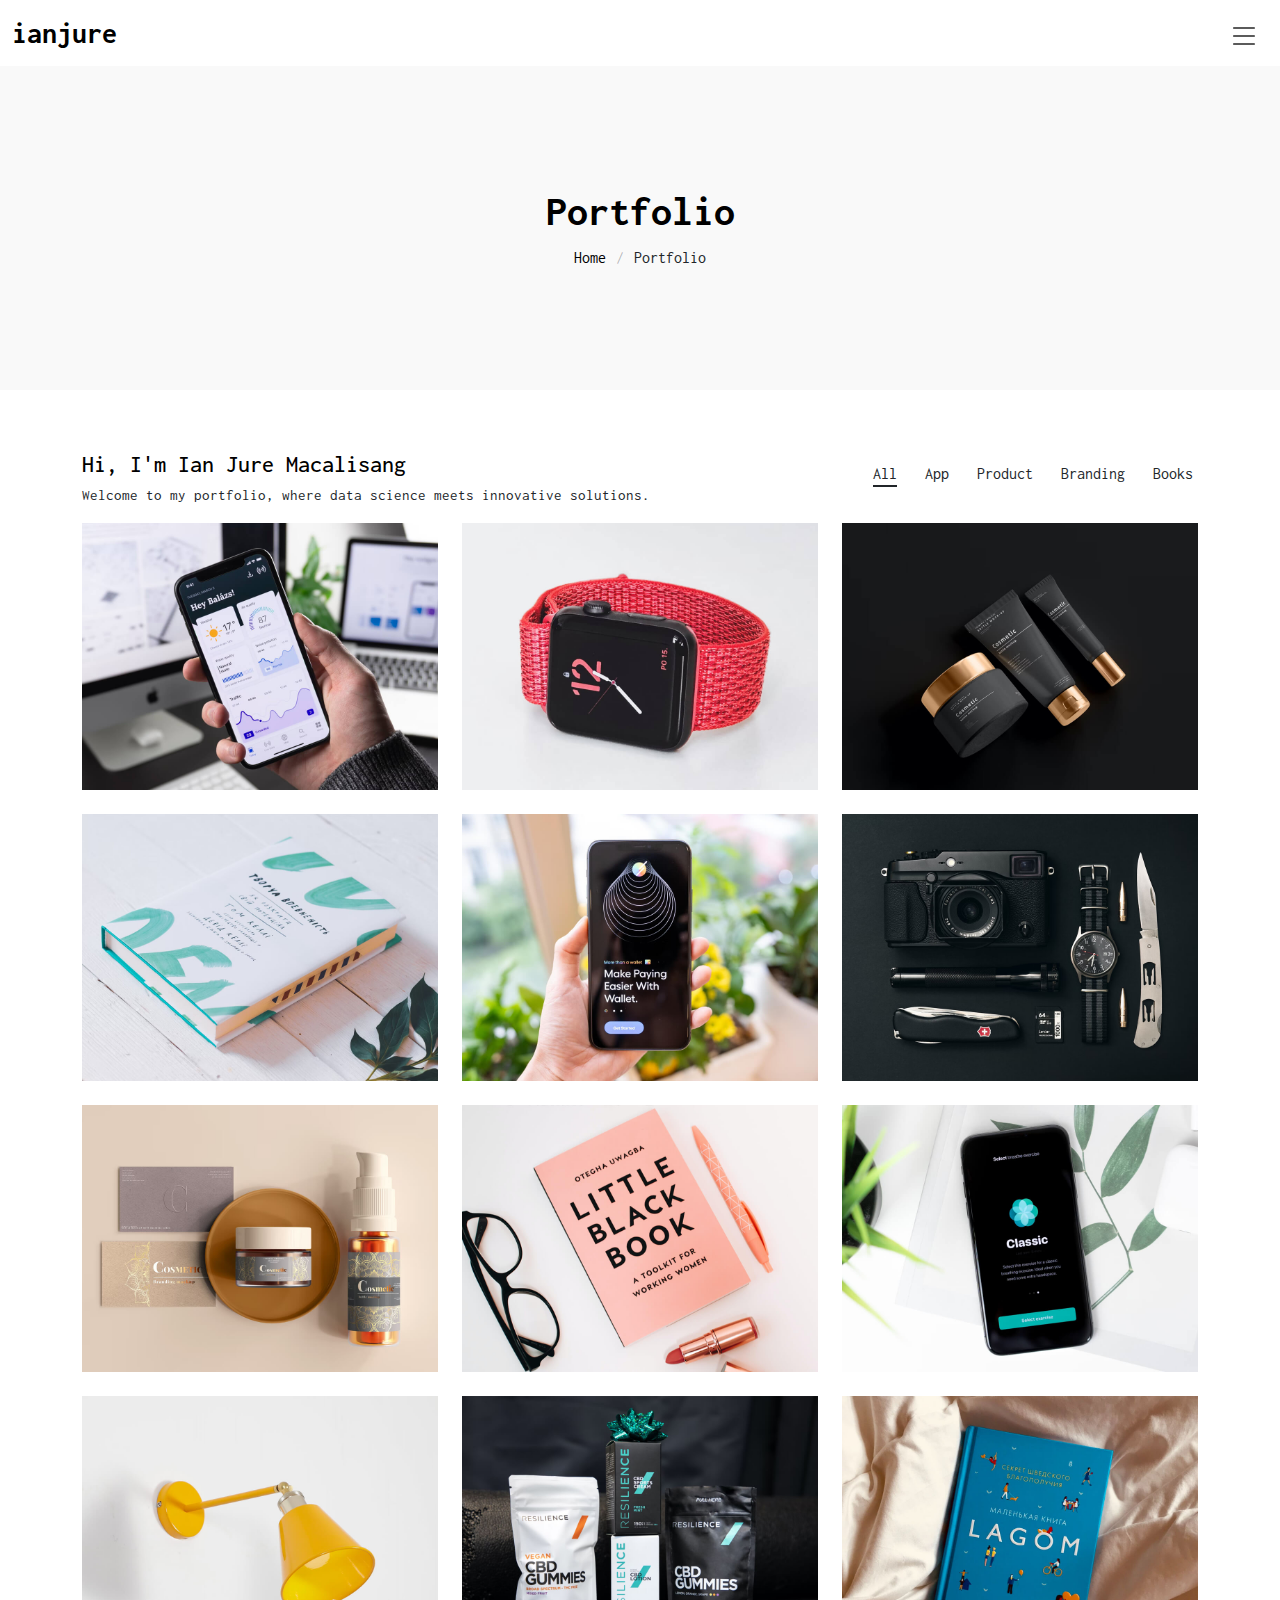
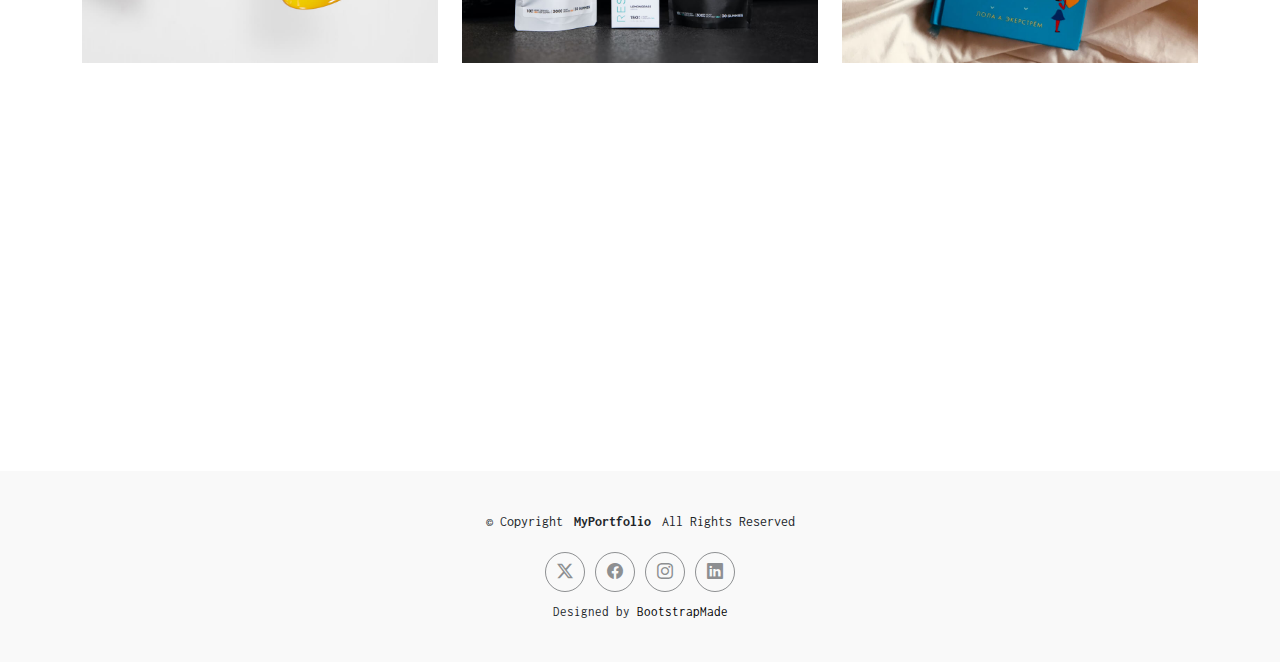
<file: portfolio.html>
<!DOCTYPE html>
<html lang="en">

<head>
  <meta charset="utf-8">
  <meta content="width=device-width, initial-scale=1.0" name="viewport">
  <title>Portfolio - Ian Jure</title>
  <meta name="description" content="">
  <meta name="keywords" content="">

  <!-- Favicons -->
  <link href="assets/img/favicon.png" rel="icon">
  <link href="assets/img/apple-touch-icon.png" rel="apple-touch-icon">

  <!-- Fonts -->
  <link href="https://fonts.googleapis.com" rel="preconnect">
  <link href="https://fonts.gstatic.com" rel="preconnect" crossorigin>
  <link href="https://fonts.googleapis.com/css2?family=Inconsolata:wght@200;300;400;500;600;700;800;900&display=swap" rel="stylesheet">

  <!-- Vendor CSS Files -->
  <link href="assets/vendor/bootstrap/css/bootstrap.min.css" rel="stylesheet">
  <link href="assets/vendor/bootstrap-icons/bootstrap-icons.css" rel="stylesheet">
  <link href="assets/vendor/aos/aos.css" rel="stylesheet">
  <link href="assets/vendor/glightbox/css/glightbox.min.css" rel="stylesheet">
  <link href="assets/vendor/swiper/swiper-bundle.min.css" rel="stylesheet">

  <!-- Main CSS File -->
  <link href="assets/css/main.css" rel="stylesheet">

  <!-- =======================================================
  * Template Name: MyPortfolio
  * Template URL: https://bootstrapmade.com/myportfolio-bootstrap-portfolio-website-template/
  * Updated: Aug 08 2024 with Bootstrap v5.3.3
  * Author: BootstrapMade.com
  * License: https://bootstrapmade.com/license/
  ======================================================== -->
</head>

<body class="portfolio-page">

  <header id="header" class="header d-flex align-items-center sticky-top">
    <div class="container-fluid  position-relative d-flex align-items-center justify-content-between">

      <a href="index.html" class="logo d-flex align-items-center">
        <!-- Uncomment the line below if you also wish to use an image logo -->
        <!-- <img src="assets/img/logo.png" alt=""> -->
        <h1 class="sitename">ianjure</h1>
      </a>

      <nav id="navmenu" class="navmenu">
        <ul>
          <li><a href="index.html">Home</a></li>
          <li><a href="about.html">About Me</a></li>
          <li><a href="services.html">Services</a></li>
          <li><a href="portfolio.html" class="active">Portfolio</a></li>
          <li><a href="contact.html">Contact</a></li>
        </ul>
        <i class="mobile-nav-toggle d-xl-none bi bi-list"></i>
      </nav>

    </div>
  </header>

  <main class="main">

    <!-- Page Title -->
    <div class="page-title light-background">
      <div class="container">
        <h1>Portfolio</h1>
        <nav class="breadcrumbs">
          <ol>
            <li><a href="index.html">Home</a></li>
            <li class="current">Portfolio</li>
          </ol>
        </nav>
      </div>
    </div><!-- End Page Title -->

    <!-- Portfolio Section -->
    <section id="portfolio" class="portfolio section">

      <div class="container">

        <div class="isotope-layout" data-default-filter="*" data-layout="masonry" data-sort="original-order">

          <div class="row align-items-center">
            <div class="col-lg-7 portfolio-info">
              <h3>Hi, I'm Ian Jure Macalisang</h3>
              <p>Welcome to my portfolio, where data science meets innovative solutions.</p>
            </div>
            <div class="col-lg-5 text-center text-lg-end">
              <ul class="portfolio-filters isotope-filters" data-aos="fade-up" data-aos-delay="100">
                <li data-filter="*" class="filter-active">All</li>
                <li data-filter=".filter-app">App</li>
                <li data-filter=".filter-product">Product</li>
                <li data-filter=".filter-branding">Branding</li>
                <li data-filter=".filter-books">Books</li>
              </ul><!-- End Portfolio Filters -->
            </div>
          </div>

          <div class="row gy-4 isotope-container" data-aos="fade-up" data-aos-delay="200" style="position: relative; height: 1344px;">

            <div class="col-lg-4 col-md-6 portfolio-item isotope-item filter-app" style="position: absolute; left: 0px; top: 0px;">
              <div class="portfolio-content h-100">
                <img src="assets/img/portfolio/app-1.jpg" class="img-fluid" alt="">
                <div class="portfolio-info">
                  <h4>App 1</h4>
                  <p>Lorem ipsum</p>
                  <div>
                    <a href="assets/img/portfolio/app-1.jpg" title="App 1" data-gallery="portfolio-gallery-app" class="glightbox preview-link"><i class="bi bi-zoom-in"></i></a>
                    <a href="portfolio-details.html" title="More Details" class="details-link"><i class="bi bi-link-45deg"></i></a>
                  </div>
                </div>
              </div>
            </div><!-- End Portfolio Item -->

            <div class="col-lg-4 col-md-6 portfolio-item isotope-item filter-product" style="position: absolute; left: 440px; top: 0px;">
              <div class="portfolio-content h-100">
                <img src="assets/img/portfolio/product-1.jpg" class="img-fluid" alt="">
                <div class="portfolio-info">
                  <h4>Product 1</h4>
                  <p>Lorem ipsum</p>
                  <div>
                    <a href="assets/img/portfolio/product-1.jpg" title="Product 1" data-gallery="portfolio-gallery-product" class="glightbox preview-link"><i class="bi bi-zoom-in"></i></a>
                    <a href="portfolio-details.html" title="More Details" class="details-link"><i class="bi bi-link-45deg"></i></a>
                  </div>
                </div>
              </div>
            </div><!-- End Portfolio Item -->

            <div class="col-lg-4 col-md-6 portfolio-item isotope-item filter-branding" style="position: absolute; left: 880px; top: 0px;">
              <div class="portfolio-content h-100">
                <img src="assets/img/portfolio/branding-1.jpg" class="img-fluid" alt="">
                <div class="portfolio-info">
                  <h4>Branding 1</h4>
                  <p>Lorem ipsum</p>
                  <div>
                    <a href="assets/img/portfolio/branding-1.jpg" title="Branding 1" data-gallery="portfolio-gallery-branding" class="glightbox preview-link"><i class="bi bi-zoom-in"></i></a>
                    <a href="portfolio-details.html" title="More Details" class="details-link"><i class="bi bi-link-45deg"></i></a>
                  </div>
                </div>
              </div>
            </div><!-- End Portfolio Item -->

            <div class="col-lg-4 col-md-6 portfolio-item isotope-item filter-books" style="position: absolute; left: 0px; top: 336px;">
              <div class="portfolio-content h-100">
                <img src="assets/img/portfolio/books-1.jpg" class="img-fluid" alt="">
                <div class="portfolio-info">
                  <h4>Books 1</h4>
                  <p>Lorem ipsum</p>
                  <div>
                    <a href="assets/img/portfolio/books-1.jpg" title="Branding 1" data-gallery="portfolio-gallery-book" class="glightbox preview-link"><i class="bi bi-zoom-in"></i></a>
                    <a href="portfolio-details.html" title="More Details" class="details-link"><i class="bi bi-link-45deg"></i></a>
                  </div>
                </div>
              </div>
            </div><!-- End Portfolio Item -->

            <div class="col-lg-4 col-md-6 portfolio-item isotope-item filter-app" style="position: absolute; left: 440px; top: 336px;">
              <div class="portfolio-content h-100">
                <img src="assets/img/portfolio/app-2.jpg" class="img-fluid" alt="">
                <div class="portfolio-info">
                  <h4>App 2</h4>
                  <p>Lorem ipsum</p>
                  <div>
                    <a href="assets/img/portfolio/app-2.jpg" title="App 2" data-gallery="portfolio-gallery-app" class="glightbox preview-link"><i class="bi bi-zoom-in"></i></a>
                    <a href="portfolio-details.html" title="More Details" class="details-link"><i class="bi bi-link-45deg"></i></a>
                  </div>
                </div>
              </div>
            </div><!-- End Portfolio Item -->

            <div class="col-lg-4 col-md-6 portfolio-item isotope-item filter-product" style="position: absolute; left: 880px; top: 336px;">
              <div class="portfolio-content h-100">
                <img src="assets/img/portfolio/product-2.jpg" class="img-fluid" alt="">
                <div class="portfolio-info">
                  <h4>Product 2</h4>
                  <p>Lorem ipsum</p>
                  <div>
                    <a href="assets/img/portfolio/product-2.jpg" title="Product 2" data-gallery="portfolio-gallery-product" class="glightbox preview-link"><i class="bi bi-zoom-in"></i></a>
                    <a href="portfolio-details.html" title="More Details" class="details-link"><i class="bi bi-link-45deg"></i></a>
                  </div>
                </div>
              </div>
            </div><!-- End Portfolio Item -->

            <div class="col-lg-4 col-md-6 portfolio-item isotope-item filter-branding" style="position: absolute; left: 0px; top: 672px;">
              <div class="portfolio-content h-100">
                <img src="assets/img/portfolio/branding-2.jpg" class="img-fluid" alt="">
                <div class="portfolio-info">
                  <h4>Branding 2</h4>
                  <p>Lorem ipsum</p>
                  <div>
                    <a href="assets/img/portfolio/branding-2.jpg" title="Branding 2" data-gallery="portfolio-gallery-branding" class="glightbox preview-link"><i class="bi bi-zoom-in"></i></a>
                    <a href="portfolio-details.html" title="More Details" class="details-link"><i class="bi bi-link-45deg"></i></a>
                  </div>
                </div>
              </div>
            </div><!-- End Portfolio Item -->

            <div class="col-lg-4 col-md-6 portfolio-item isotope-item filter-books" style="position: absolute; left: 440px; top: 672px;">
              <div class="portfolio-content h-100">
                <img src="assets/img/portfolio/books-2.jpg" class="img-fluid" alt="">
                <div class="portfolio-info">
                  <h4>Books 2</h4>
                  <p>Lorem ipsum</p>
                  <div>
                    <a href="assets/img/portfolio/books-2.jpg" title="Branding 2" data-gallery="portfolio-gallery-book" class="glightbox preview-link"><i class="bi bi-zoom-in"></i></a>
                    <a href="portfolio-details.html" title="More Details" class="details-link"><i class="bi bi-link-45deg"></i></a>
                  </div>
                </div>
              </div>
            </div><!-- End Portfolio Item -->

            <div class="col-lg-4 col-md-6 portfolio-item isotope-item filter-app" style="position: absolute; left: 880px; top: 672px;">
              <div class="portfolio-content h-100">
                <img src="assets/img/portfolio/app-3.jpg" class="img-fluid" alt="">
                <div class="portfolio-info">
                  <h4>App 3</h4>
                  <p>Lorem ipsum</p>
                  <div>
                    <a href="assets/img/portfolio/app-3.jpg" title="App 3" data-gallery="portfolio-gallery-app" class="glightbox preview-link"><i class="bi bi-zoom-in"></i></a>
                    <a href="portfolio-details.html" title="More Details" class="details-link"><i class="bi bi-link-45deg"></i></a>
                  </div>
                </div>
              </div>
            </div><!-- End Portfolio Item -->

            <div class="col-lg-4 col-md-6 portfolio-item isotope-item filter-product" style="position: absolute; left: 0px; top: 1008px;">
              <div class="portfolio-content h-100">
                <img src="assets/img/portfolio/product-3.jpg" class="img-fluid" alt="">
                <div class="portfolio-info">
                  <h4>Product 3</h4>
                  <p>Lorem ipsum</p>
                  <div>
                    <a href="assets/img/portfolio/product-3.jpg" title="Product 3" data-gallery="portfolio-gallery-product" class="glightbox preview-link"><i class="bi bi-zoom-in"></i></a>
                    <a href="portfolio-details.html" title="More Details" class="details-link"><i class="bi bi-link-45deg"></i></a>
                  </div>
                </div>
              </div>
            </div><!-- End Portfolio Item -->

            <div class="col-lg-4 col-md-6 portfolio-item isotope-item filter-branding" style="position: absolute; left: 440px; top: 1008px;">
              <div class="portfolio-content h-100">
                <img src="assets/img/portfolio/branding-3.jpg" class="img-fluid" alt="">
                <div class="portfolio-info">
                  <h4>Branding 3</h4>
                  <p>Lorem ipsum</p>
                  <div>
                    <a href="assets/img/portfolio/branding-3.jpg" title="Branding 2" data-gallery="portfolio-gallery-branding" class="glightbox preview-link"><i class="bi bi-zoom-in"></i></a>
                    <a href="portfolio-details.html" title="More Details" class="details-link"><i class="bi bi-link-45deg"></i></a>
                  </div>
                </div>
              </div>
            </div><!-- End Portfolio Item -->

            <div class="col-lg-4 col-md-6 portfolio-item isotope-item filter-books" style="position: absolute; left: 880px; top: 1008px;">
              <div class="portfolio-content h-100">
                <img src="assets/img/portfolio/books-3.jpg" class="img-fluid" alt="">
                <div class="portfolio-info">
                  <h4>Books 3</h4>
                  <p>Lorem ipsum</p>
                  <div>
                    <a href="assets/img/portfolio/books-3.jpg" title="Branding 3" data-gallery="portfolio-gallery-book" class="glightbox preview-link"><i class="bi bi-zoom-in"></i></a>
                    <a href="portfolio-details.html" title="More Details" class="details-link"><i class="bi bi-link-45deg"></i></a>
                  </div>
                </div>
              </div>
            </div><!-- End Portfolio Item -->

          </div><!-- End Portfolio Container -->

        </div>

      </div>

    </section><!-- /Portfolio Section -->

    <!-- Clients Section -->
    <section id="clients" class="clients section">

      <!-- Section Title -->
      <div class="container section-title" data-aos="fade-up">
        <h2>My Kit</h2>
        <p>All the technologies I use.</p>
      </div><!-- End Section Title -->

      <div class="container" data-aos="fade-up" data-aos-delay="100">

        <div class="swiper init-swiper">
          <script type="application/json" class="swiper-config">
            {
              "loop": true,
              "speed": 600,
              "autoplay": {
                "delay": 5000
              },
              "slidesPerView": "auto",
              "pagination": {
                "el": ".swiper-pagination",
                "type": "bullets",
                "clickable": true
              },
              "breakpoints": {
                "320": {
                  "slidesPerView": 2,
                  "spaceBetween": 40
                },
                "480": {
                  "slidesPerView": 3,
                  "spaceBetween": 60
                },
                "640": {
                  "slidesPerView": 4,
                  "spaceBetween": 80
                },
                "992": {
                  "slidesPerView": 6,
                  "spaceBetween": 120
                }
              }
            }
          </script>
          <div class="swiper-wrapper align-items-center">
            <div class="swiper-slide"><img src="assets/img/clients/client-1.png" class="img-fluid" alt=""></div>
            <div class="swiper-slide"><img src="assets/img/clients/client-2.png" class="img-fluid" alt=""></div>
            <div class="swiper-slide"><img src="assets/img/clients/client-3.png" class="img-fluid" alt=""></div>
            <div class="swiper-slide"><img src="assets/img/clients/client-4.png" class="img-fluid" alt=""></div>
            <div class="swiper-slide"><img src="assets/img/clients/client-5.png" class="img-fluid" alt=""></div>
            <div class="swiper-slide"><img src="assets/img/clients/client-6.png" class="img-fluid" alt=""></div>
            <div class="swiper-slide"><img src="assets/img/clients/client-7.png" class="img-fluid" alt=""></div>
            <div class="swiper-slide"><img src="assets/img/clients/client-8.png" class="img-fluid" alt=""></div>
          </div>
          <div class="swiper-pagination"></div>
        </div>

      </div>

    </section><!-- /Clients Section -->

  </main>

  <footer id="footer" class="footer light-background">

    <div class="container">
      <div class="copyright text-center ">
        <p>© <span>Copyright</span> <strong class="px-1 sitename">MyPortfolio</strong> <span>All Rights Reserved</span></p>
      </div>
      <div class="social-links d-flex justify-content-center">
        <a href=""><i class="bi bi-twitter-x"></i></a>
        <a href=""><i class="bi bi-facebook"></i></a>
        <a href=""><i class="bi bi-instagram"></i></a>
        <a href=""><i class="bi bi-linkedin"></i></a>
      </div>
      <div class="credits">
        <!-- All the links in the footer should remain intact. -->
        <!-- You can delete the links only if you've purchased the pro version. -->
        <!-- Licensing information: https://bootstrapmade.com/license/ -->
        <!-- Purchase the pro version with working PHP/AJAX contact form: [buy-url] -->
        Designed by <a href="https://bootstrapmade.com/">BootstrapMade</a>
      </div>
    </div>

  </footer>

  <!-- Scroll Top -->
  <a href="#" id="scroll-top" class="scroll-top d-flex align-items-center justify-content-center"><i class="bi bi-arrow-up-short"></i></a>

  <!-- Preloader -->
  <div id="preloader"></div>

  <!-- Vendor JS Files -->
  <script src="assets/vendor/bootstrap/js/bootstrap.bundle.min.js"></script>
  <script src="assets/vendor/php-email-form/validate.js"></script>
  <script src="assets/vendor/aos/aos.js"></script>
  <script src="assets/vendor/glightbox/js/glightbox.min.js"></script>
  <script src="assets/vendor/imagesloaded/imagesloaded.pkgd.min.js"></script>
  <script src="assets/vendor/isotope-layout/isotope.pkgd.min.js"></script>
  <script src="assets/vendor/swiper/swiper-bundle.min.js"></script>

  <!-- Main JS File -->
  <script src="assets/js/main.js"></script>

</body>

</html>
</file>
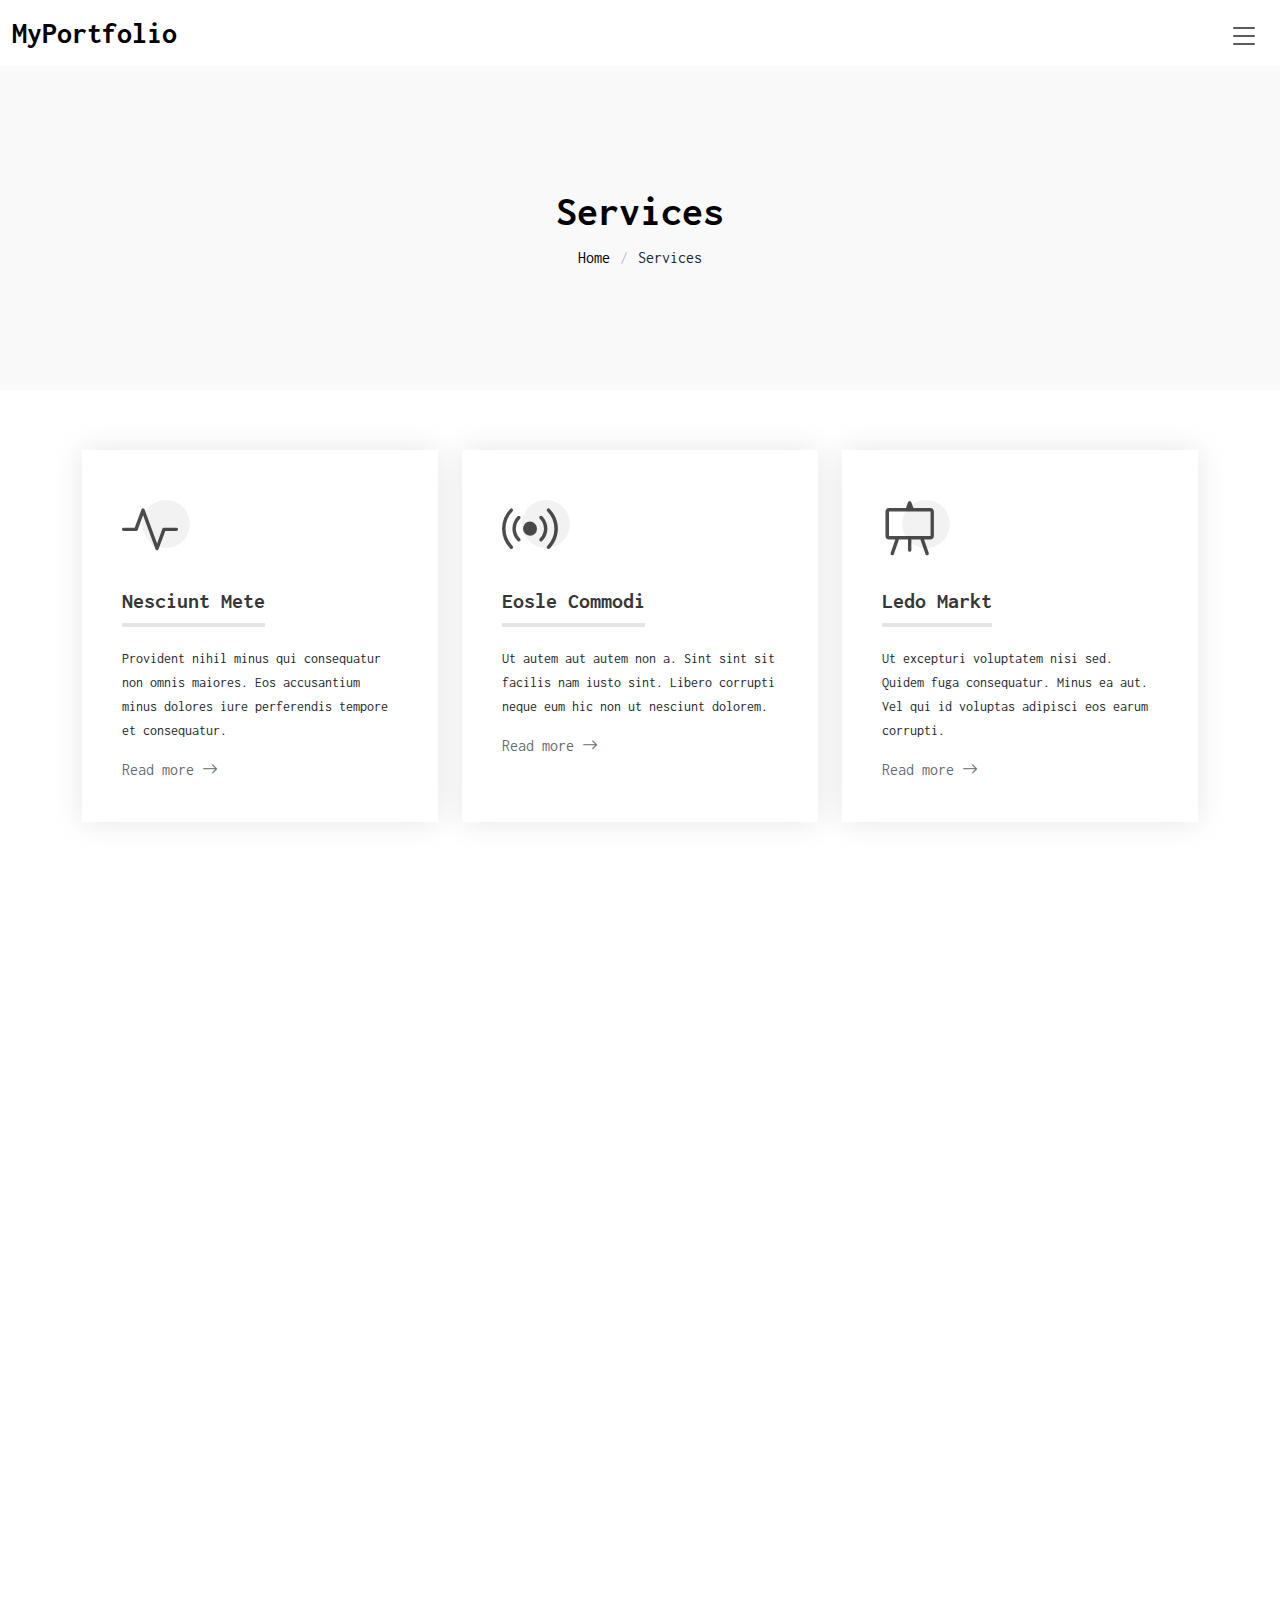
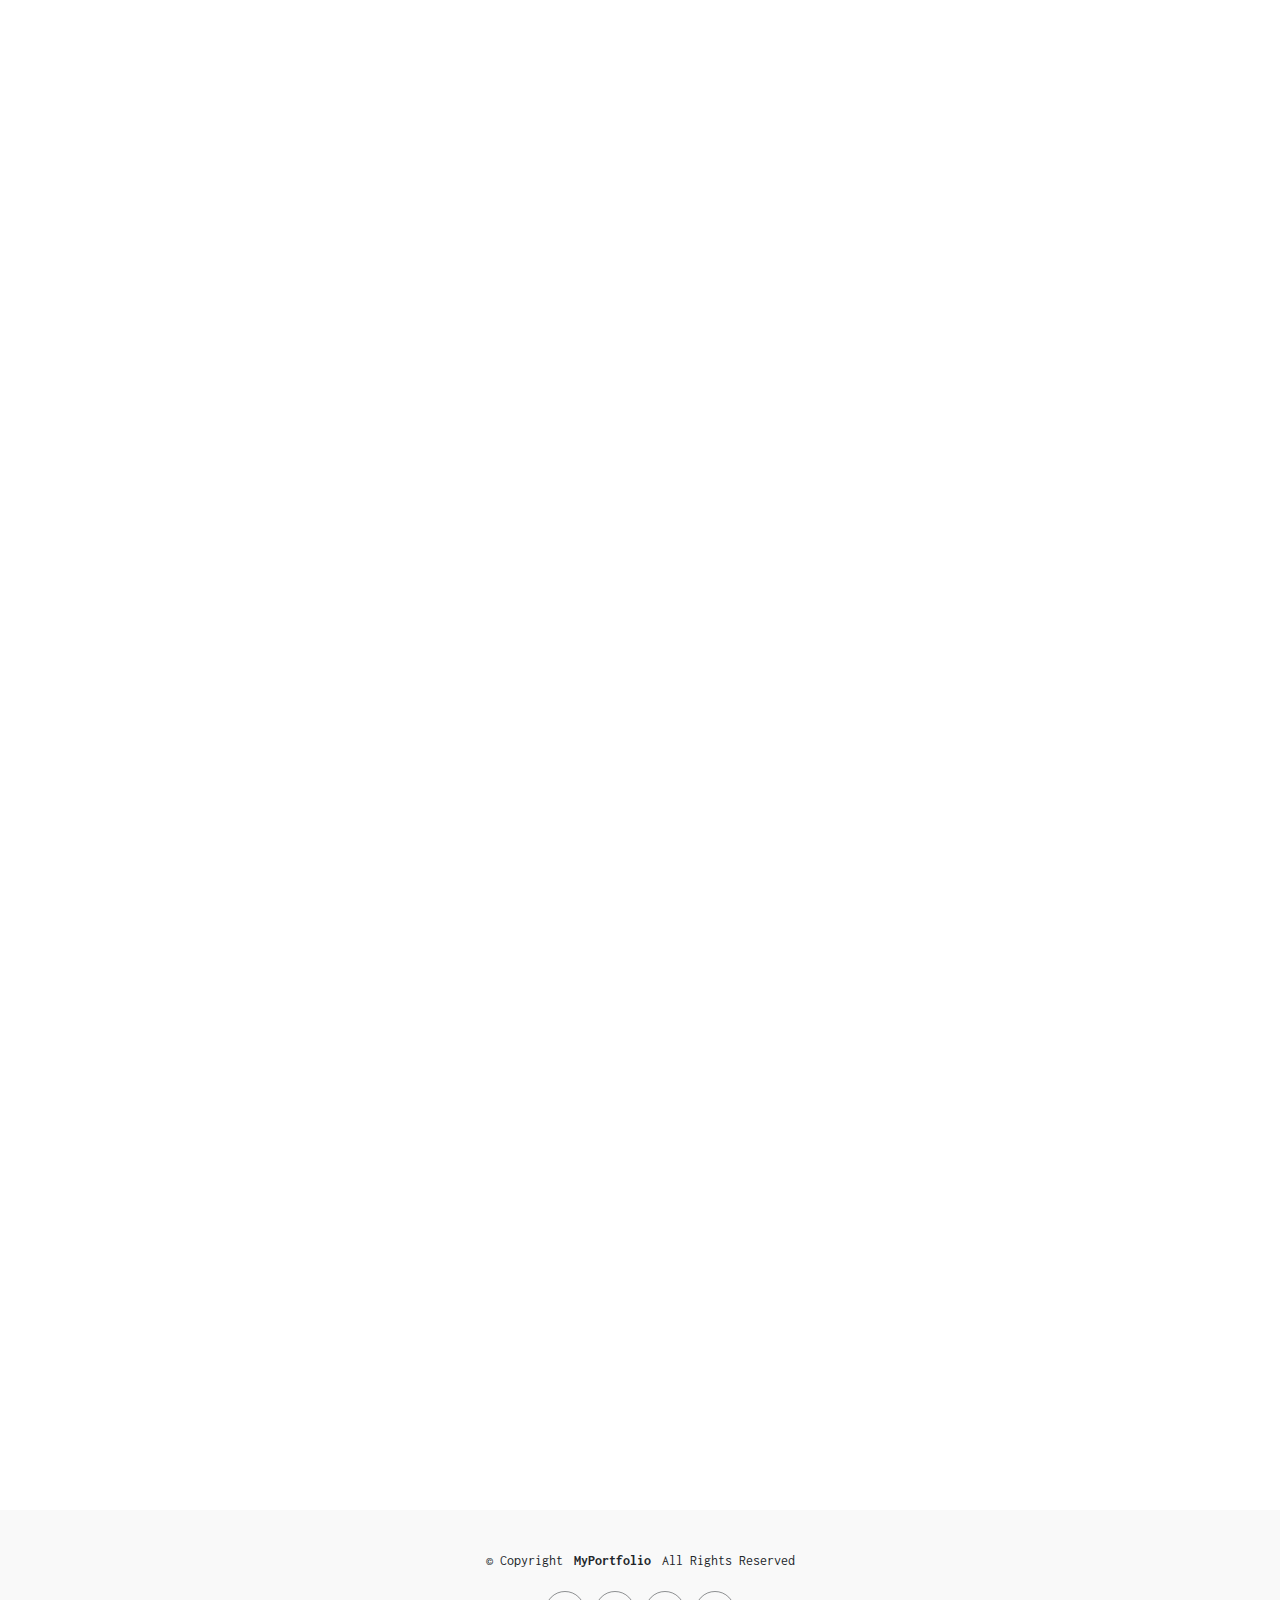
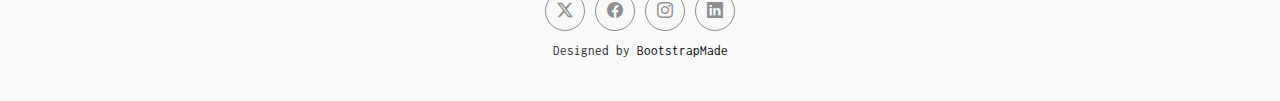
<file: services.html>
<!DOCTYPE html>
<html lang="en">

<head>
  <meta charset="utf-8">
  <meta content="width=device-width, initial-scale=1.0" name="viewport">
  <title>Services - MyPortfolio Bootstrap Template</title>
  <meta name="description" content="">
  <meta name="keywords" content="">

  <!-- Favicons -->
  <link href="assets/img/favicon.png" rel="icon">
  <link href="assets/img/apple-touch-icon.png" rel="apple-touch-icon">

  <!-- Fonts -->
  <link href="https://fonts.googleapis.com" rel="preconnect">
  <link href="https://fonts.gstatic.com" rel="preconnect" crossorigin>
  <link href="https://fonts.googleapis.com/css2?family=Inconsolata:wght@200;300;400;500;600;700;800;900&display=swap" rel="stylesheet">

  <!-- Vendor CSS Files -->
  <link href="assets/vendor/bootstrap/css/bootstrap.min.css" rel="stylesheet">
  <link href="assets/vendor/bootstrap-icons/bootstrap-icons.css" rel="stylesheet">
  <link href="assets/vendor/aos/aos.css" rel="stylesheet">
  <link href="assets/vendor/glightbox/css/glightbox.min.css" rel="stylesheet">
  <link href="assets/vendor/swiper/swiper-bundle.min.css" rel="stylesheet">

  <!-- Main CSS File -->
  <link href="assets/css/main.css" rel="stylesheet">

  <!-- =======================================================
  * Template Name: MyPortfolio
  * Template URL: https://bootstrapmade.com/myportfolio-bootstrap-portfolio-website-template/
  * Updated: Aug 08 2024 with Bootstrap v5.3.3
  * Author: BootstrapMade.com
  * License: https://bootstrapmade.com/license/
  ======================================================== -->
</head>

<body class="services-page">

  <header id="header" class="header d-flex align-items-center sticky-top">
    <div class="container-fluid  position-relative d-flex align-items-center justify-content-between">

      <a href="index.html" class="logo d-flex align-items-center">
        <!-- Uncomment the line below if you also wish to use an image logo -->
        <!-- <img src="assets/img/logo.png" alt=""> -->
        <h1 class="sitename">MyPortfolio</h1>
      </a>

      <nav id="navmenu" class="navmenu">
        <ul>
          <li><a href="index.html">Home</a></li>
          <li><a href="about.html">About</a></li>
          <li><a href="services.html" class="active">Services</a></li>
          <li><a href="portfolio.html">Portfolio</a></li>
          <li class="dropdown"><a href="#"><span>Dropdown</span> <i class="bi bi-chevron-down toggle-dropdown"></i></a>
            <ul>
              <li><a href="#">Dropdown 1</a></li>
              <li class="dropdown"><a href="#"><span>Deep Dropdown</span> <i class="bi bi-chevron-down toggle-dropdown"></i></a>
                <ul>
                  <li><a href="#">Deep Dropdown 1</a></li>
                  <li><a href="#">Deep Dropdown 2</a></li>
                  <li><a href="#">Deep Dropdown 3</a></li>
                  <li><a href="#">Deep Dropdown 4</a></li>
                  <li><a href="#">Deep Dropdown 5</a></li>
                </ul>
              </li>
              <li><a href="#">Dropdown 2</a></li>
              <li><a href="#">Dropdown 3</a></li>
              <li><a href="#">Dropdown 4</a></li>
            </ul>
          </li>
          <li><a href="contact.html">Contact</a></li>
        </ul>
        <i class="mobile-nav-toggle d-xl-none bi bi-list"></i>
      </nav>

    </div>
  </header>

  <main class="main">

    <!-- Page Title -->
    <div class="page-title light-background">
      <div class="container">
        <h1>Services</h1>
        <nav class="breadcrumbs">
          <ol>
            <li><a href="index.html">Home</a></li>
            <li class="current">Services</li>
          </ol>
        </nav>
      </div>
    </div><!-- End Page Title -->

    <!-- Services Section -->
    <section id="services" class="services section">

      <div class="container">

        <div class="row gy-4">

          <div class="col-lg-4 col-md-6" data-aos="fade-up" data-aos-delay="100">
            <div class="service-item  position-relative">
              <div class="icon">
                <i class="bi bi-activity"></i>
              </div>
              <h3>Nesciunt Mete</h3>
              <p>Provident nihil minus qui consequatur non omnis maiores. Eos accusantium minus dolores iure perferendis tempore et consequatur.</p>
              <a href="service-details.html" class="readmore stretched-link">Read more <i class="bi bi-arrow-right"></i></a>
            </div>
          </div><!-- End Service Item -->

          <div class="col-lg-4 col-md-6" data-aos="fade-up" data-aos-delay="200">
            <div class="service-item position-relative">
              <div class="icon">
                <i class="bi bi-broadcast"></i>
              </div>
              <h3>Eosle Commodi</h3>
              <p>Ut autem aut autem non a. Sint sint sit facilis nam iusto sint. Libero corrupti neque eum hic non ut nesciunt dolorem.</p>
              <a href="service-details.html" class="readmore stretched-link">Read more <i class="bi bi-arrow-right"></i></a>
            </div>
          </div><!-- End Service Item -->

          <div class="col-lg-4 col-md-6" data-aos="fade-up" data-aos-delay="300">
            <div class="service-item position-relative">
              <div class="icon">
                <i class="bi bi-easel"></i>
              </div>
              <h3>Ledo Markt</h3>
              <p>Ut excepturi voluptatem nisi sed. Quidem fuga consequatur. Minus ea aut. Vel qui id voluptas adipisci eos earum corrupti.</p>
              <a href="service-details.html" class="readmore stretched-link">Read more <i class="bi bi-arrow-right"></i></a>
            </div>
          </div><!-- End Service Item -->

          <div class="col-lg-4 col-md-6" data-aos="fade-up" data-aos-delay="400">
            <div class="service-item position-relative">
              <div class="icon">
                <i class="bi bi-bounding-box-circles"></i>
              </div>
              <h3>Asperiores Commodit</h3>
              <p>Non et temporibus minus omnis sed dolor esse consequatur. Cupiditate sed error ea fuga sit provident adipisci neque.</p>
              <a href="service-details.html" class="readmore stretched-link">Read more <i class="bi bi-arrow-right"></i></a>
            </div>
          </div><!-- End Service Item -->

          <div class="col-lg-4 col-md-6" data-aos="fade-up" data-aos-delay="500">
            <div class="service-item position-relative">
              <div class="icon">
                <i class="bi bi-calendar4-week"></i>
              </div>
              <h3>Velit Doloremque</h3>
              <p>Cumque et suscipit saepe. Est maiores autem enim facilis ut aut ipsam corporis aut. Sed animi at autem alias eius labore.</p>
              <a href="service-details.html" class="readmore stretched-link">Read more <i class="bi bi-arrow-right"></i></a>
            </div>
          </div><!-- End Service Item -->

          <div class="col-lg-4 col-md-6" data-aos="fade-up" data-aos-delay="600">
            <div class="service-item position-relative">
              <div class="icon">
                <i class="bi bi-chat-square-text"></i>
              </div>
              <h3>Dolori Architecto</h3>
              <p>Hic molestias ea quibusdam eos. Fugiat enim doloremque aut neque non et debitis iure. Corrupti recusandae ducimus enim.</p>
              <a href="service-details.html" class="readmore stretched-link">Read more <i class="bi bi-arrow-right"></i></a>
            </div>
          </div><!-- End Service Item -->

        </div>

      </div>

    </section><!-- /Services Section -->

    <!-- Pricing Section -->
    <section id="pricing" class="pricing section">

      <!-- Section Title -->
      <div class="container section-title" data-aos="fade-up">
        <h2>Pricing</h2>
        <p>Necessitatibus eius consequatur ex aliquid fuga eum quidem sint consectetur velit</p>
      </div><!-- End Section Title -->

      <div class="container">

        <div class="row g-4 g-lg-0">

          <div class="col-lg-4" data-aos="zoom-in" data-aos-delay="100">
            <div class="pricing-item">
              <h3>Free Plan</h3>
              <h4><sup>$</sup>0<span> / month</span></h4>
              <ul>
                <li><i class="bi bi-check"></i> <span>Quam adipiscing vitae proin</span></li>
                <li><i class="bi bi-check"></i> <span>Nec feugiat nisl pretium</span></li>
                <li><i class="bi bi-check"></i> <span>Nulla at volutpat diam uteera</span></li>
                <li class="na"><i class="bi bi-x"></i> <span>Pharetra massa massa ultricies</span></li>
                <li class="na"><i class="bi bi-x"></i> <span>Massa ultricies mi quis hendrerit</span></li>
              </ul>
              <div class="text-center"><a href="#" class="buy-btn">Buy Now</a></div>
            </div>
          </div><!-- End Pricing Item -->

          <div class="col-lg-4 featured" data-aos="zoom-in" data-aos-delay="200">
            <div class="pricing-item">
              <h3>Business Plan</h3>
              <h4><sup>$</sup>29<span> / month</span></h4>
              <ul>
                <li><i class="bi bi-check"></i> <span>Quam adipiscing vitae proin</span></li>
                <li><i class="bi bi-check"></i> <span>Nec feugiat nisl pretium</span></li>
                <li><i class="bi bi-check"></i> <span>Nulla at volutpat diam uteera</span></li>
                <li><i class="bi bi-check"></i> <span>Pharetra massa massa ultricies</span></li>
                <li><i class="bi bi-check"></i> <span>Massa ultricies mi quis hendrerit</span></li>
              </ul>
              <div class="text-center"><a href="#" class="buy-btn">Buy Now</a></div>
            </div>
          </div><!-- End Pricing Item -->

          <div class="col-lg-4" data-aos="zoom-in" data-aos-delay="100">
            <div class="pricing-item">
              <h3>Developer Plan</h3>
              <h4><sup>$</sup>49<span> / month</span></h4>
              <ul>
                <li><i class="bi bi-check"></i> <span>Quam adipiscing vitae proin</span></li>
                <li><i class="bi bi-check"></i> <span>Nec feugiat nisl pretium</span></li>
                <li><i class="bi bi-check"></i> <span>Nulla at volutpat diam uteera</span></li>
                <li><i class="bi bi-check"></i> <span>Pharetra massa massa ultricies</span></li>
                <li><i class="bi bi-check"></i> <span>Massa ultricies mi quis hendrerit</span></li>
              </ul>
              <div class="text-center"><a href="#" class="buy-btn">Buy Now</a></div>
            </div>
          </div><!-- End Pricing Item -->

        </div>

      </div>

    </section><!-- /Pricing Section -->

    <!-- Alt Pricing Section -->
    <section id="alt-pricing" class="alt-pricing section">

      <!-- Section Title -->
      <div class="container section-title" data-aos="fade-up">
        <h2>Alt Pricing</h2>
        <p>Necessitatibus eius consequatur ex aliquid fuga eum quidem sint consectetur velit</p>
      </div><!-- End Section Title -->

      <div class="container" data-aos="fade-up" data-aos-delay="100">

        <div class="row gy-4 gx-lg-5">

          <div class="col-lg-6">
            <div class="pricing-item d-flex justify-content-between">
              <h3>Portrait Photography</h3>
              <h4>$160.00</h4>
            </div>
          </div><!-- End Pricing Item -->

          <div class="col-lg-6">
            <div class="pricing-item d-flex justify-content-between">
              <h3>Fashion Photography</h3>
              <h4>$300.00</h4>
            </div>
          </div><!-- End Pricing Item -->

          <div class="col-lg-6">
            <div class="pricing-item d-flex justify-content-between">
              <h3>Sports Photography</h3>
              <h4>$200.00</h4>
            </div>
          </div><!-- End Pricing Item -->

          <div class="col-lg-6">
            <div class="pricing-item d-flex justify-content-between">
              <h3>Still Life Photography</h3>
              <h4>$120.00</h4>
            </div>
          </div><!-- End Pricing Item -->

          <div class="col-lg-6">
            <div class="pricing-item d-flex justify-content-between">
              <h3>Wedding Photography</h3>
              <h4>$500.00</h4>
            </div>
          </div><!-- End Pricing Item -->

          <div class="col-lg-6">
            <div class="pricing-item d-flex justify-content-between">
              <h3>Photojournalism</h3>
              <h4>$200.00</h4>
            </div>
          </div><!-- End Pricing Item -->

        </div>

      </div>

    </section><!-- /Alt Pricing Section -->

    <!-- Testimonials Section -->
    <section id="testimonials" class="testimonials section">

      <!-- Section Title -->
      <div class="container section-title" data-aos="fade-up">
        <h2>Testimonials</h2>
        <p>Necessitatibus eius consequatur ex aliquid fuga eum quidem sint consectetur velit</p>
      </div><!-- End Section Title -->

      <div class="container" data-aos="fade-up" data-aos-delay="100">

        <div class="swiper init-swiper">
          <script type="application/json" class="swiper-config">
            {
              "loop": true,
              "speed": 600,
              "autoplay": {
                "delay": 5000
              },
              "slidesPerView": "auto",
              "pagination": {
                "el": ".swiper-pagination",
                "type": "bullets",
                "clickable": true
              }
            }
          </script>
          <div class="swiper-wrapper">

            <div class="swiper-slide">
              <div class="testimonial-item">
                <img src="assets/img/testimonials/testimonials-1.jpg" class="testimonial-img" alt="">
                <h3>Saul Goodman</h3>
                <h4>Ceo &amp; Founder</h4>
                <div class="stars">
                  <i class="bi bi-star-fill"></i><i class="bi bi-star-fill"></i><i class="bi bi-star-fill"></i><i class="bi bi-star-fill"></i><i class="bi bi-star-fill"></i>
                </div>
                <p>
                  <i class="bi bi-quote quote-icon-left"></i>
                  <span>Proin iaculis purus consequat sem cure digni ssim donec porttitora entum suscipit rhoncus. Accusantium quam, ultricies eget id, aliquam eget nibh et. Maecen aliquam, risus at semper.</span>
                  <i class="bi bi-quote quote-icon-right"></i>
                </p>
              </div>
            </div><!-- End testimonial item -->

            <div class="swiper-slide">
              <div class="testimonial-item">
                <img src="assets/img/testimonials/testimonials-2.jpg" class="testimonial-img" alt="">
                <h3>Sara Wilsson</h3>
                <h4>Designer</h4>
                <div class="stars">
                  <i class="bi bi-star-fill"></i><i class="bi bi-star-fill"></i><i class="bi bi-star-fill"></i><i class="bi bi-star-fill"></i><i class="bi bi-star-fill"></i>
                </div>
                <p>
                  <i class="bi bi-quote quote-icon-left"></i>
                  <span>Export tempor illum tamen malis malis eram quae irure esse labore quem cillum quid cillum eram malis quorum velit fore eram velit sunt aliqua noster fugiat irure amet legam anim culpa.</span>
                  <i class="bi bi-quote quote-icon-right"></i>
                </p>
              </div>
            </div><!-- End testimonial item -->

            <div class="swiper-slide">
              <div class="testimonial-item">
                <img src="assets/img/testimonials/testimonials-3.jpg" class="testimonial-img" alt="">
                <h3>Jena Karlis</h3>
                <h4>Store Owner</h4>
                <div class="stars">
                  <i class="bi bi-star-fill"></i><i class="bi bi-star-fill"></i><i class="bi bi-star-fill"></i><i class="bi bi-star-fill"></i><i class="bi bi-star-fill"></i>
                </div>
                <p>
                  <i class="bi bi-quote quote-icon-left"></i>
                  <span>Enim nisi quem export duis labore cillum quae magna enim sint quorum nulla quem veniam duis minim tempor labore quem eram duis noster aute amet eram fore quis sint minim.</span>
                  <i class="bi bi-quote quote-icon-right"></i>
                </p>
              </div>
            </div><!-- End testimonial item -->

            <div class="swiper-slide">
              <div class="testimonial-item">
                <img src="assets/img/testimonials/testimonials-4.jpg" class="testimonial-img" alt="">
                <h3>Matt Brandon</h3>
                <h4>Freelancer</h4>
                <div class="stars">
                  <i class="bi bi-star-fill"></i><i class="bi bi-star-fill"></i><i class="bi bi-star-fill"></i><i class="bi bi-star-fill"></i><i class="bi bi-star-fill"></i>
                </div>
                <p>
                  <i class="bi bi-quote quote-icon-left"></i>
                  <span>Fugiat enim eram quae cillum dolore dolor amet nulla culpa multos export minim fugiat minim velit minim dolor enim duis veniam ipsum anim magna sunt elit fore quem dolore labore illum veniam.</span>
                  <i class="bi bi-quote quote-icon-right"></i>
                </p>
              </div>
            </div><!-- End testimonial item -->

            <div class="swiper-slide">
              <div class="testimonial-item">
                <img src="assets/img/testimonials/testimonials-5.jpg" class="testimonial-img" alt="">
                <h3>John Larson</h3>
                <h4>Entrepreneur</h4>
                <div class="stars">
                  <i class="bi bi-star-fill"></i><i class="bi bi-star-fill"></i><i class="bi bi-star-fill"></i><i class="bi bi-star-fill"></i><i class="bi bi-star-fill"></i>
                </div>
                <p>
                  <i class="bi bi-quote quote-icon-left"></i>
                  <span>Quis quorum aliqua sint quem legam fore sunt eram irure aliqua veniam tempor noster veniam enim culpa labore duis sunt culpa nulla illum cillum fugiat legam esse veniam culpa fore nisi cillum quid.</span>
                  <i class="bi bi-quote quote-icon-right"></i>
                </p>
              </div>
            </div><!-- End testimonial item -->

          </div>
          <div class="swiper-pagination"></div>
        </div>

      </div>

    </section><!-- /Testimonials Section -->

  </main>

  <footer id="footer" class="footer light-background">

    <div class="container">
      <div class="copyright text-center ">
        <p>© <span>Copyright</span> <strong class="px-1 sitename">MyPortfolio</strong> <span>All Rights Reserved</span></p>
      </div>
      <div class="social-links d-flex justify-content-center">
        <a href=""><i class="bi bi-twitter-x"></i></a>
        <a href=""><i class="bi bi-facebook"></i></a>
        <a href=""><i class="bi bi-instagram"></i></a>
        <a href=""><i class="bi bi-linkedin"></i></a>
      </div>
      <div class="credits">
        <!-- All the links in the footer should remain intact. -->
        <!-- You can delete the links only if you've purchased the pro version. -->
        <!-- Licensing information: https://bootstrapmade.com/license/ -->
        <!-- Purchase the pro version with working PHP/AJAX contact form: [buy-url] -->
        Designed by <a href="https://bootstrapmade.com/">BootstrapMade</a>
      </div>
    </div>

  </footer>

  <!-- Scroll Top -->
  <a href="#" id="scroll-top" class="scroll-top d-flex align-items-center justify-content-center"><i class="bi bi-arrow-up-short"></i></a>

  <!-- Preloader -->
  <div id="preloader"></div>

  <!-- Vendor JS Files -->
  <script src="assets/vendor/bootstrap/js/bootstrap.bundle.min.js"></script>
  <script src="assets/vendor/php-email-form/validate.js"></script>
  <script src="assets/vendor/aos/aos.js"></script>
  <script src="assets/vendor/glightbox/js/glightbox.min.js"></script>
  <script src="assets/vendor/imagesloaded/imagesloaded.pkgd.min.js"></script>
  <script src="assets/vendor/isotope-layout/isotope.pkgd.min.js"></script>
  <script src="assets/vendor/swiper/swiper-bundle.min.js"></script>

  <!-- Main JS File -->
  <script src="assets/js/main.js"></script>

</body>

</html>
</file>
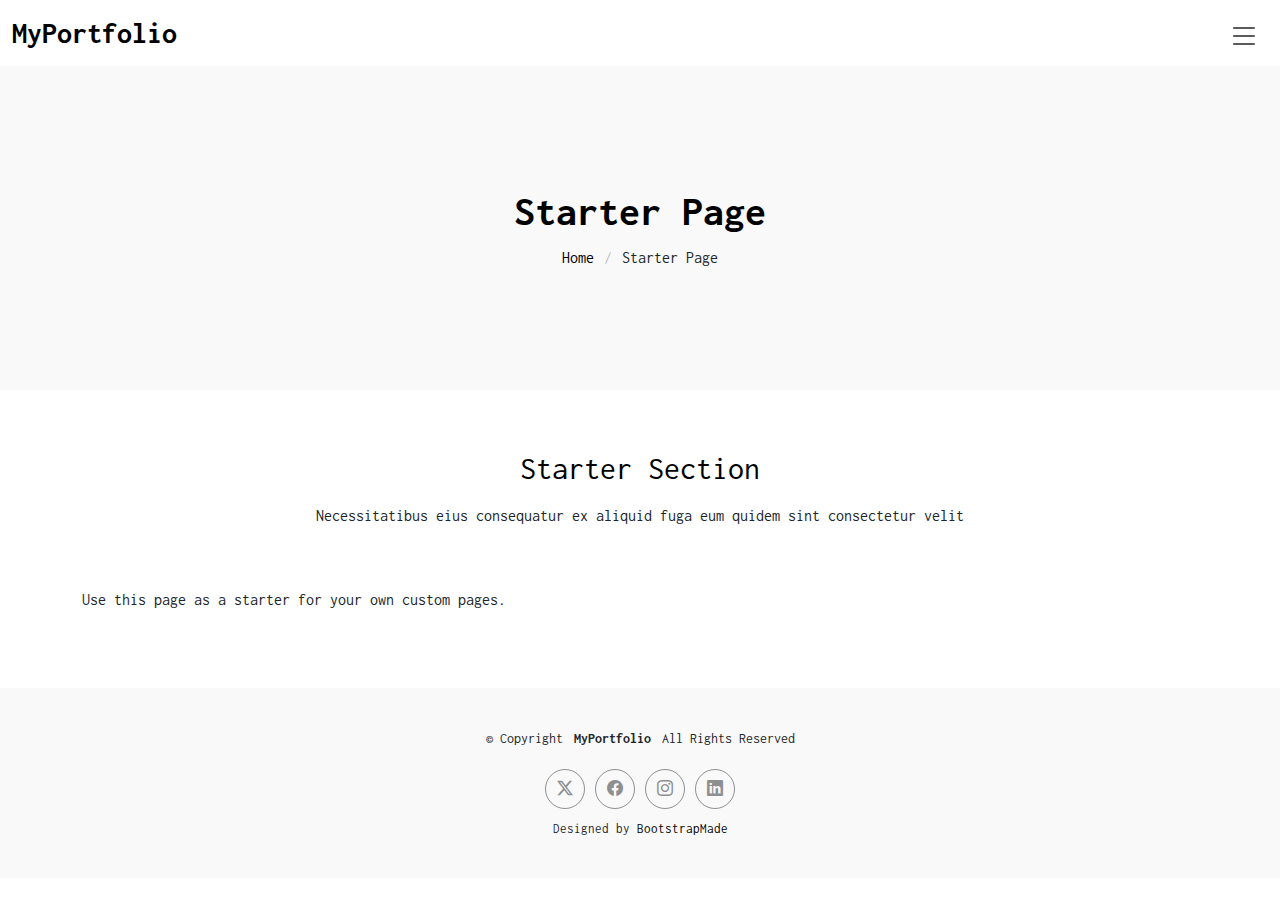
<file: starter-page.html>
<!DOCTYPE html>
<html lang="en">

<head>
  <meta charset="utf-8">
  <meta content="width=device-width, initial-scale=1.0" name="viewport">
  <title>Starter Page - MyPortfolio Bootstrap Template</title>
  <meta name="description" content="">
  <meta name="keywords" content="">

  <!-- Favicons -->
  <link href="assets/img/favicon.png" rel="icon">
  <link href="assets/img/apple-touch-icon.png" rel="apple-touch-icon">

  <!-- Fonts -->
  <link href="https://fonts.googleapis.com" rel="preconnect">
  <link href="https://fonts.gstatic.com" rel="preconnect" crossorigin>
  <link href="https://fonts.googleapis.com/css2?family=Inconsolata:wght@200;300;400;500;600;700;800;900&display=swap" rel="stylesheet">

  <!-- Vendor CSS Files -->
  <link href="assets/vendor/bootstrap/css/bootstrap.min.css" rel="stylesheet">
  <link href="assets/vendor/bootstrap-icons/bootstrap-icons.css" rel="stylesheet">
  <link href="assets/vendor/aos/aos.css" rel="stylesheet">
  <link href="assets/vendor/glightbox/css/glightbox.min.css" rel="stylesheet">
  <link href="assets/vendor/swiper/swiper-bundle.min.css" rel="stylesheet">

  <!-- Main CSS File -->
  <link href="assets/css/main.css" rel="stylesheet">

  <!-- =======================================================
  * Template Name: MyPortfolio
  * Template URL: https://bootstrapmade.com/myportfolio-bootstrap-portfolio-website-template/
  * Updated: Aug 08 2024 with Bootstrap v5.3.3
  * Author: BootstrapMade.com
  * License: https://bootstrapmade.com/license/
  ======================================================== -->
</head>

<body class="starter-page-page">

  <header id="header" class="header d-flex align-items-center sticky-top">
    <div class="container-fluid  position-relative d-flex align-items-center justify-content-between">

      <a href="index.html" class="logo d-flex align-items-center">
        <!-- Uncomment the line below if you also wish to use an image logo -->
        <!-- <img src="assets/img/logo.png" alt=""> -->
        <h1 class="sitename">MyPortfolio</h1>
      </a>

      <nav id="navmenu" class="navmenu">
        <ul>
          <li><a href="index.html">Home</a></li>
          <li><a href="about.html">About</a></li>
          <li><a href="services.html">Services</a></li>
          <li><a href="portfolio.html">Portfolio</a></li>
          <li class="dropdown"><a href="#"><span>Dropdown</span> <i class="bi bi-chevron-down toggle-dropdown"></i></a>
            <ul>
              <li><a href="#">Dropdown 1</a></li>
              <li class="dropdown"><a href="#"><span>Deep Dropdown</span> <i class="bi bi-chevron-down toggle-dropdown"></i></a>
                <ul>
                  <li><a href="#">Deep Dropdown 1</a></li>
                  <li><a href="#">Deep Dropdown 2</a></li>
                  <li><a href="#">Deep Dropdown 3</a></li>
                  <li><a href="#">Deep Dropdown 4</a></li>
                  <li><a href="#">Deep Dropdown 5</a></li>
                </ul>
              </li>
              <li><a href="#">Dropdown 2</a></li>
              <li><a href="#">Dropdown 3</a></li>
              <li><a href="#">Dropdown 4</a></li>
            </ul>
          </li>
          <li><a href="contact.html">Contact</a></li>
        </ul>
        <i class="mobile-nav-toggle d-xl-none bi bi-list"></i>
      </nav>

    </div>
  </header>

  <main class="main">

    <!-- Page Title -->
    <div class="page-title light-background">
      <div class="container">
        <h1>Starter Page</h1>
        <nav class="breadcrumbs">
          <ol>
            <li><a href="index.html">Home</a></li>
            <li class="current">Starter Page</li>
          </ol>
        </nav>
      </div>
    </div><!-- End Page Title -->

    <!-- Starter Section Section -->
    <section id="starter-section" class="starter-section section">

      <!-- Section Title -->
      <div class="container section-title" data-aos="fade-up">
        <h2>Starter Section</h2>
        <p>Necessitatibus eius consequatur ex aliquid fuga eum quidem sint consectetur velit</p>
      </div><!-- End Section Title -->

      <div class="container" data-aos="fade-up">
        <p>Use this page as a starter for your own custom pages.</p>
      </div>

    </section><!-- /Starter Section Section -->

  </main>

  <footer id="footer" class="footer light-background">

    <div class="container">
      <div class="copyright text-center ">
        <p>© <span>Copyright</span> <strong class="px-1 sitename">MyPortfolio</strong> <span>All Rights Reserved</span></p>
      </div>
      <div class="social-links d-flex justify-content-center">
        <a href=""><i class="bi bi-twitter-x"></i></a>
        <a href=""><i class="bi bi-facebook"></i></a>
        <a href=""><i class="bi bi-instagram"></i></a>
        <a href=""><i class="bi bi-linkedin"></i></a>
      </div>
      <div class="credits">
        <!-- All the links in the footer should remain intact. -->
        <!-- You can delete the links only if you've purchased the pro version. -->
        <!-- Licensing information: https://bootstrapmade.com/license/ -->
        <!-- Purchase the pro version with working PHP/AJAX contact form: [buy-url] -->
        Designed by <a href="https://bootstrapmade.com/">BootstrapMade</a>
      </div>
    </div>

  </footer>

  <!-- Scroll Top -->
  <a href="#" id="scroll-top" class="scroll-top d-flex align-items-center justify-content-center"><i class="bi bi-arrow-up-short"></i></a>

  <!-- Preloader -->
  <div id="preloader"></div>

  <!-- Vendor JS Files -->
  <script src="assets/vendor/bootstrap/js/bootstrap.bundle.min.js"></script>
  <script src="assets/vendor/php-email-form/validate.js"></script>
  <script src="assets/vendor/aos/aos.js"></script>
  <script src="assets/vendor/glightbox/js/glightbox.min.js"></script>
  <script src="assets/vendor/imagesloaded/imagesloaded.pkgd.min.js"></script>
  <script src="assets/vendor/isotope-layout/isotope.pkgd.min.js"></script>
  <script src="assets/vendor/swiper/swiper-bundle.min.js"></script>

  <!-- Main JS File -->
  <script src="assets/js/main.js"></script>

</body>

</html>
</file>
<file: assets/css/main.css>
/**
* Template Name: MyPortfolio
* Template URL: https://bootstrapmade.com/myportfolio-bootstrap-portfolio-website-template/
* Updated: Aug 08 2024 with Bootstrap v5.3.3
* Author: BootstrapMade.com
* License: https://bootstrapmade.com/license/
*/

/*--------------------------------------------------------------
# Font & Color Variables
# Help: https://bootstrapmade.com/color-system/
--------------------------------------------------------------*/
/* Fonts */
:root {
  --default-font: "Inconsolata",  system-ui, -apple-system, "Segoe UI", Roboto, "Helvetica Neue", Arial, "Noto Sans", "Liberation Sans", sans-serif, "Apple Color Emoji", "Segoe UI Emoji", "Segoe UI Symbol", "Noto Color Emoji";
  --heading-font: "Inconsolata",  sans-serif;
  --nav-font: "Inconsolata",  sans-serif;
}

/* Global Colors - The following color variables are used throughout the website. Updating them here will change the color scheme of the entire website */
:root { 
  --background-color: #ffffff; /* Background color for the entire website, including individual sections */
  --default-color: #212529; /* Default color used for the majority of the text content across the entire website */
  --heading-color: #000000; /* Color for headings, subheadings and title throughout the website */
  --accent-color: #000000; /* Accent color that represents your brand on the website. It's used for buttons, links, and other elements that need to stand out */
  --surface-color: #ffffff; /* The surface color is used as a background of boxed elements within sections, such as cards, icon boxes, or other elements that require a visual separation from the global background. */
  --contrast-color: #ffffff; /* Contrast color for text, ensuring readability against backgrounds of accent, heading, or default colors. */
}

/* Nav Menu Colors - The following color variables are used specifically for the navigation menu. They are separate from the global colors to allow for more customization options */
:root {
  --nav-color: #5b5b5b;  /* The default color of the main navmenu links */
  --nav-hover-color: #000000; /* Applied to main navmenu links when they are hovered over or active */
  --nav-mobile-background-color: #f5f5f5; /* Used as the background color for mobile navigation menu */
  --nav-dropdown-background-color: #ffffff; /* Used as the background color for dropdown items that appear when hovering over primary navigation items */
  --nav-dropdown-color: #5b5b5b; /* Used for navigation links of the dropdown items in the navigation menu. */
  --nav-dropdown-hover-color: #000000; /* Similar to --nav-hover-color, this color is applied to dropdown navigation links when they are hovered over. */
}

/* Color Presets - These classes override global colors when applied to any section or element, providing reuse of the sam color scheme. */

.light-background {
  --background-color: #f9f9f9;
  --surface-color: #ffffff;
}

.dark-background {
  --background-color: #060606;
  --default-color: #ffffff;
  --heading-color: #ffffff;
  --surface-color: #252525;
  --contrast-color: #ffffff;
}

/* Smooth scroll */
:root {
  scroll-behavior: smooth;
}

/*--------------------------------------------------------------
# General Styling & Shared Classes
--------------------------------------------------------------*/
body {
  color: var(--default-color);
  background-color: var(--background-color);
  font-family: var(--default-font);
}

a {
  color: var(--accent-color);
  text-decoration: none;
  transition: 0.3s;
}

a:hover {
  color: color-mix(in srgb, var(--accent-color), transparent 25%);
  text-decoration: none;
}

h1,
h2,
h3,
h4,
h5,
h6 {
  color: var(--heading-color);
  font-family: var(--heading-font);
}

/* PHP Email Form Messages
------------------------------*/
.php-email-form .error-message {
  display: none;
  background: #df1529;
  color: #ffffff;
  text-align: left;
  padding: 15px;
  margin-bottom: 24px;
  font-weight: 600;
}

.php-email-form .sent-message {
  display: none;
  color: #ffffff;
  background: #059652;
  text-align: center;
  padding: 15px;
  margin-bottom: 24px;
  font-weight: 600;
}

.php-email-form .loading {
  display: none;
  background: var(--surface-color);
  text-align: center;
  padding: 15px;
  margin-bottom: 24px;
}

.php-email-form .loading:before {
  content: "";
  display: inline-block;
  border-radius: 50%;
  width: 24px;
  height: 24px;
  margin: 0 10px -6px 0;
  border: 3px solid var(--accent-color);
  border-top-color: var(--surface-color);
  animation: php-email-form-loading 1s linear infinite;
}

@keyframes php-email-form-loading {
  0% {
    transform: rotate(0deg);
  }

  100% {
    transform: rotate(360deg);
  }
}

/*--------------------------------------------------------------
# Global Header
--------------------------------------------------------------*/
.header {
  color: var(--default-color);
  background-color: var(--background-color);
  padding: 15px 0;
  transition: all 0.5s;
  z-index: 997;
}

.header .logo {
  line-height: 1;
}

.header .logo img {
  max-height: 32px;
  margin-right: 8px;
}

.header .logo h1 {
  font-size: 30px;
  margin: 0;
  font-weight: 700;
  color: var(--heading-color);
}

/*--------------------------------------------------------------
# Navigation Menu
--------------------------------------------------------------*/
/* Navmenu */
.mobile-nav-toggle {
  color: var(--nav-color);
  position: fixed;
  top: 20px;
  right: 20px;
  font-size: 32px;
  line-height: 0;
  cursor: pointer;
  display: block !important;
  z-index: 998;
  transition: 0.3s;
}

.mobile-nav-toggle:hover {
  color: var(--nav-hover-color);
}

.navmenu {
  position: fixed;
  top: 0;
  bottom: 0;
  right: -300px;
  z-index: 997;
  transition: 0.3s;
  width: 300px;
  overflow: hidden;
}

.navmenu ul {
  display: block;
  list-style: none;
  padding: 10px 0;
  margin: 0;
  overflow-y: auto;
  transition: 0.3s;
  z-index: 998;
}

.navmenu a,
.navmenu a:focus {
  color: var(--nav-dropdown-color);
  padding: 10px 20px;
  font-family: var(--nav-font);
  font-size: 17px;
  font-weight: 500;
  display: flex;
  align-items: center;
  justify-content: space-between;
  white-space: nowrap;
  transition: 0.3s;
}

.navmenu a i,
.navmenu a:focus i {
  font-size: 12px;
  line-height: 0;
  margin-left: 5px;
  width: 30px;
  height: 30px;
  display: flex;
  align-items: center;
  justify-content: center;
  border-radius: 50%;
  transition: 0.3s;
  background-color: color-mix(in srgb, var(--accent-color), transparent 90%);
}

.navmenu a i:hover,
.navmenu a:focus i:hover {
  background-color: var(--accent-color);
  color: var(--contrast-color);
}

.navmenu a:hover,
.navmenu .active,
.navmenu .active:focus {
  color: var(--nav-dropdown-hover-color);
}

.navmenu .active i,
.navmenu .active:focus i {
  background-color: var(--accent-color);
  color: var(--contrast-color);
  transform: rotate(180deg);
}

.navmenu .dropdown ul {
  position: static;
  display: none;
  z-index: 99;
  padding: 10px 0;
  margin: 10px 20px;
  box-shadow: none;
  transition: all 0.5s ease-in-out;
}

.navmenu .dropdown>.dropdown-active {
  display: block;
  background-color: var(--nav-dropdown-background-color);
  border: 1px solid color-mix(in srgb, var(--nav-dropdown-color), transparent 90%);
}

.mobile-nav-active {
  overflow: hidden;
}

.mobile-nav-active .mobile-nav-toggle {
  right: 310px;
  background-color: var(--surface-color);
  border-radius: 50%;
  border: 1px solid color-mix(in srgb, var(--default-color), transparent 80%);
}

.mobile-nav-active .navmenu {
  position: fixed;
  overflow: hidden;
  top: 0;
  bottom: 0;
  right: 0;
  background-color: var(--nav-mobile-background-color);
  transition: 0.3s;
}

/*--------------------------------------------------------------
# Global Footer
--------------------------------------------------------------*/
.footer {
  color: var(--default-color);
  background-color: var(--background-color);
  font-size: 14px;
  padding: 40px 0;
  position: relative;
}

.footer .copyright p {
  margin-bottom: 0;
}

.footer .social-links {
  margin-top: 20px;
}

.footer .social-links a {
  display: flex;
  align-items: center;
  justify-content: center;
  width: 40px;
  height: 40px;
  border-radius: 50%;
  border: 1px solid color-mix(in srgb, var(--default-color), transparent 50%);
  font-size: 16px;
  color: color-mix(in srgb, var(--default-color), transparent 50%);
  margin: 0 5px;
  transition: 0.3s;
}

.footer .social-links a:hover {
  color: var(--accent-color);
  border-color: var(--accent-color);
}

.footer .credits {
  margin-top: 10px;
  font-size: 13px;
  text-align: center;
}

/*--------------------------------------------------------------
# Preloader
--------------------------------------------------------------*/
#preloader {
  position: fixed;
  inset: 0;
  z-index: 9999;
  overflow: hidden;
  background-color: var(--background-color);
  transition: all 0.6s ease-out;
}

#preloader:before {
  content: "";
  position: fixed;
  top: calc(50% - 30px);
  left: calc(50% - 30px);
  border: 6px solid var(--accent-color);
  border-top-color: color-mix(in srgb, var(--accent-color), transparent 90%);
  border-radius: 50%;
  width: 60px;
  height: 60px;
  animation: animate-preloader 1s linear infinite;
}

@keyframes animate-preloader {
  0% {
    transform: rotate(0deg);
  }

  100% {
    transform: rotate(360deg);
  }
}

/*--------------------------------------------------------------
# Scroll Top Button
--------------------------------------------------------------*/
.scroll-top {
  position: fixed;
  visibility: hidden;
  opacity: 0;
  right: 15px;
  bottom: -15px;
  z-index: 99999;
  background-color: var(--accent-color);
  width: 44px;
  height: 44px;
  border-radius: 50px;
  transition: all 0.4s;
}

.scroll-top i {
  font-size: 24px;
  color: var(--contrast-color);
  line-height: 0;
}

.scroll-top:hover {
  background-color: color-mix(in srgb, var(--accent-color), transparent 20%);
  color: var(--contrast-color);
}

.scroll-top.active {
  visibility: visible;
  opacity: 1;
  bottom: 15px;
}

/*--------------------------------------------------------------
# Disable aos animation delay on mobile devices
--------------------------------------------------------------*/
@media screen and (max-width: 768px) {
  [data-aos-delay] {
    transition-delay: 0 !important;
  }
}

/*--------------------------------------------------------------
# Global Page Titles & Breadcrumbs
--------------------------------------------------------------*/
.page-title {
  color: var(--default-color);
  background-color: var(--background-color);
  padding: 120px 0;
  text-align: center;
  position: relative;
}

.page-title h1 {
  font-size: 42px;
  font-weight: 700;
  margin-bottom: 10px;
}

.page-title .breadcrumbs ol {
  display: flex;
  flex-wrap: wrap;
  list-style: none;
  justify-content: center;
  padding: 0;
  margin: 0;
  font-size: 16px;
  font-weight: 400;
}

.page-title .breadcrumbs ol li+li {
  padding-left: 10px;
}

.page-title .breadcrumbs ol li+li::before {
  content: "/";
  display: inline-block;
  padding-right: 10px;
  color: color-mix(in srgb, var(--default-color), transparent 70%);
}

/*--------------------------------------------------------------
# Global Sections
--------------------------------------------------------------*/
section,
.section {
  color: var(--default-color);
  background-color: var(--background-color);
  padding: 60px 0;
  scroll-margin-top: 90px;
  overflow: clip;
}

@media (max-width: 1199px) {

  section,
  .section {
    scroll-margin-top: 66px;
  }
}

/*--------------------------------------------------------------
# Global Section Titles
--------------------------------------------------------------*/
.section-title {
  text-align: center;
  padding-bottom: 60px;
  position: relative;
}

.section-title h2 {
  font-size: 32px;
  font-weight: 400;
  margin-bottom: 15px;
}

.section-title p {
  margin-bottom: 0;
}

/*--------------------------------------------------------------
# Portfolio Section
--------------------------------------------------------------*/
.portfolio .portfolio-info h3 {
  font-size: 24px;
  margin-bottom: 5px;
}

.portfolio .portfolio-info p {
  font-size: 15px;
}

.portfolio .portfolio-filters {
  padding: 0;
  margin: 0 auto 20px auto;
  list-style: none;
}

.portfolio .portfolio-filters li {
  cursor: pointer;
  display: inline-block;
  padding: 0;
  font-size: 16px;
  font-weight: 400;
  margin: 0 10px;
  line-height: 1;
  margin-bottom: 5px;
  transition: all 0.3s ease-in-out;
}

.portfolio .portfolio-filters li:hover,
.portfolio .portfolio-filters li.filter-active {
  border-bottom: 2px solid var(--default-color);
  padding-bottom: 3px;
}

.portfolio .portfolio-filters li:first-child {
  margin-left: 0;
}

.portfolio .portfolio-filters li:last-child {
  margin-right: 5px;
}

@media (max-width: 575px) {
  .portfolio .portfolio-filters li {
    font-size: 14px;
    margin: 0 5px;
  }
}

.portfolio .portfolio-content {
  position: relative;
  overflow: hidden;
}

.portfolio .portfolio-content img {
  transition: 0.3s;
}

.portfolio .portfolio-content .portfolio-info {
  opacity: 0;
  position: absolute;
  inset: 0;
  z-index: 3;
  transition: all ease-in-out 0.3s;
  background: rgba(0, 0, 0, 0.6);
  padding: 15px;
  display: flex;
  align-items: center;
  justify-content: center;
  flex-direction: column;
}

.portfolio .portfolio-content .portfolio-info h4 {
  font-size: 18px;
  mask-border: 0;
  font-weight: 400;
  color: #ffffff;
  display: inline-block;
}

.portfolio .portfolio-content .portfolio-info p {
  text-align: center;
  display: inline-block;
  font-size: 14px;
  font-weight: 400;
  color: rgba(255, 255, 255, 0.8);
}

.portfolio .portfolio-content .portfolio-info .preview-link,
.portfolio .portfolio-content .portfolio-info .details-link {
  font-size: 26px;
  color: #fff;
  transition: 0.3s;
  line-height: 1.2;
}

.portfolio .portfolio-content .portfolio-info .preview-link:hover,
.portfolio .portfolio-content .portfolio-info .details-link:hover {
  color: var(--accent-color);
}

.portfolio .portfolio-content .portfolio-info .details-link {
  left: 50%;
  font-size: 34px;
  line-height: 0;
}

.portfolio .portfolio-content:hover .portfolio-info {
  opacity: 1;
}

.portfolio .portfolio-content:hover img {
  transform: scale(1.1);
}

/*--------------------------------------------------------------
# Clients Section
--------------------------------------------------------------*/
.clients .swiper-slide img {
  opacity: 0.5;
  transition: 0.3s;
  filter: grayscale(100);
}

.clients .swiper-slide img:hover {
  filter: none;
  opacity: 1;
}

.clients .swiper-wrapper {
  height: auto;
}

.clients .swiper-pagination {
  margin-top: 20px;
  position: relative;
}

.clients .swiper-pagination .swiper-pagination-bullet {
  width: 12px;
  height: 12px;
  opacity: 1;
  background-color: color-mix(in srgb, var(--default-color), transparent 80%);
}

.clients .swiper-pagination .swiper-pagination-bullet-active {
  background-color: var(--accent-color);
}

/*--------------------------------------------------------------
# Services Section
--------------------------------------------------------------*/
.services .service-item {
  background-color: var(--surface-color);
  padding: 40px;
  box-shadow: 0px 0 30px rgba(0, 0, 0, 0.1);
  height: 100%;
}

.services .service-item .icon {
  width: 48px;
  height: 48px;
  position: relative;
  margin-bottom: 50px;
}

.services .service-item .icon i {
  color: color-mix(in srgb, var(--heading-color), transparent 30%);
  font-size: 56px;
  transition: ease-in-out 0.3s;
  z-index: 2;
  position: relative;
}

.services .service-item .icon:before {
  position: absolute;
  content: "";
  height: 100%;
  width: 100%;
  background: color-mix(in srgb, var(--heading-color), transparent 95%);
  border-radius: 50px;
  z-index: 1;
  top: 10px;
  right: -20px;
  transition: 0.3s;
}

.services .service-item h3 {
  color: color-mix(in srgb, var(--heading-color), transparent 20%);
  font-weight: 700;
  margin: 0 0 20px 0;
  padding-bottom: 8px;
  font-size: 22px;
  position: relative;
  display: inline-block;
  border-bottom: 4px solid color-mix(in srgb, var(--heading-color), transparent 90%);
  transition: 0.3s;
}

.services .service-item p {
  line-height: 24px;
  font-size: 14px;
  margin-bottom: 0;
}

.services .service-item .readmore {
  margin-top: 15px;
  display: inline-block;
  color: color-mix(in srgb, var(--default-color), transparent 30%);
}

.services .service-item:hover .icon i {
  color: var(--heading-color);
}

.services .service-item:hover .icon:before {
  background: color-mix(in srgb, var(--heading-color), transparent 90%);
}

.services .service-item:hover h3 {
  border-color: color-mix(in srgb, var(--accent-color), transparent 70%);
  color: var(--heading-color);
}

.services .service-item:hover .readmore {
  color: var(--accent-color);
}

/*--------------------------------------------------------------
# Testimonials Section
--------------------------------------------------------------*/
.testimonials .section-header {
  margin-bottom: 40px;
}

.testimonials .testimonials-carousel,
.testimonials .testimonials-slider {
  overflow: hidden;
}

.testimonials .testimonial-item {
  text-align: center;
}

.testimonials .testimonial-item .testimonial-img {
  width: 120px;
  border-radius: 50%;
  border: 4px solid var(--background-color);
  margin: 0 auto;
}

.testimonials .testimonial-item h3 {
  font-size: 20px;
  font-weight: bold;
  margin: 10px 0 5px 0;
}

.testimonials .testimonial-item h4 {
  font-size: 14px;
  color: color-mix(in srgb, var(--default-color), transparent 40%);
  margin: 0 0 15px 0;
}

.testimonials .testimonial-item .stars {
  margin-bottom: 15px;
}

.testimonials .testimonial-item .stars i {
  color: #ffc107;
  margin: 0 1px;
}

.testimonials .testimonial-item .quote-icon-left,
.testimonials .testimonial-item .quote-icon-right {
  color: color-mix(in srgb, var(--accent-color), transparent 50%);
  font-size: 26px;
  line-height: 0;
}

.testimonials .testimonial-item .quote-icon-left {
  display: inline-block;
  left: -5px;
  position: relative;
}

.testimonials .testimonial-item .quote-icon-right {
  display: inline-block;
  right: -5px;
  position: relative;
  top: 10px;
  transform: scale(-1, -1);
}

.testimonials .testimonial-item p {
  font-style: italic;
  margin: 0 auto 15px auto;
}

.testimonials .swiper-wrapper {
  height: auto;
}

.testimonials .swiper-pagination {
  margin-top: 20px;
  position: relative;
}

.testimonials .swiper-pagination .swiper-pagination-bullet {
  width: 12px;
  height: 12px;
  opacity: 1;
  background-color: color-mix(in srgb, var(--default-color), transparent 85%);
}

.testimonials .swiper-pagination .swiper-pagination-bullet-active {
  background-color: var(--accent-color);
}

@media (min-width: 992px) {
  .testimonials .testimonial-item p {
    width: 80%;
  }
}

/*--------------------------------------------------------------
# About Section
--------------------------------------------------------------*/
.about .content h2 {
  font-weight: 700;
  font-size: 24px;
}

.about .content ul {
  list-style: none;
  padding: 0;
}

.about .content ul li {
  margin-bottom: 20px;
  display: flex;
  align-items: center;
}

.about .content ul strong {
  margin-right: 10px;
}

.about .content ul i {
  font-size: 16px;
  margin-right: 5px;
  color: var(--accent-color);
  line-height: 0;
}

/*--------------------------------------------------------------
# Resume Section
--------------------------------------------------------------*/
.resume .resume-title {
  color: var(--heading-color);
  font-size: 26px;
  font-weight: 700;
  margin-top: 20px;
  margin-bottom: 20px;
}

.resume .resume-item {
  padding: 0 0 20px 20px;
  margin-top: -2px;
  border-left: 2px solid var(--accent-color);
  position: relative;
}

.resume .resume-item h4 {
  line-height: 18px;
  font-size: 18px;
  font-weight: 600;
  text-transform: uppercase;
  color: color-mix(in srgb, var(--default-color), transparent 20%);
  margin-bottom: 10px;
}

.resume .resume-item h5 {
  font-size: 16px;
  padding: 5px 15px;
  display: inline-block;
  font-weight: 600;
  margin-bottom: 10px;
}

.resume .resume-item ul {
  padding-left: 20px;
}

.resume .resume-item ul li {
  padding-bottom: 10px;
}

.resume .resume-item:last-child {
  padding-bottom: 0;
}

.resume .resume-item::before {
  content: "";
  position: absolute;
  width: 16px;
  height: 16px;
  border-radius: 50px;
  left: -9px;
  top: 0;
  background: var(--background-color);
  border: 2px solid var(--accent-color);
}

/*--------------------------------------------------------------
# Pricing Section
--------------------------------------------------------------*/
.pricing .pricing-item {
  background-color: var(--surface-color);
  padding: 60px 40px;
  box-shadow: 0 3px 20px -2px rgba(0, 0, 0, 0.1);
  height: 100%;
  position: relative;
}

.pricing h3 {
  font-weight: 600;
  margin-bottom: 15px;
  font-size: 20px;
}

.pricing h4 {
  font-size: 48px;
  color: var(--accent-color);
  font-family: var(--heading-font);
  font-weight: 400;
}

.pricing h4 sup {
  font-size: 28px;
}

.pricing h4 span {
  color: color-mix(in srgb, var(--default-color), transparent 60%);
  font-size: 18px;
}

.pricing ul {
  padding: 20px 0;
  list-style: none;
  color: color-mix(in srgb, var(--default-color), transparent 30%);
  text-align: left;
  line-height: 20px;
}

.pricing ul li {
  padding: 10px 0;
  display: flex;
  align-items: center;
}

.pricing ul i {
  color: #059652;
  font-size: 24px;
  padding-right: 3px;
}

.pricing ul .na {
  color: color-mix(in srgb, var(--default-color), transparent 60%);
}

.pricing ul .na i {
  color: color-mix(in srgb, var(--default-color), transparent 60%);
}

.pricing ul .na span {
  text-decoration: line-through;
}

.pricing .buy-btn {
  color: color-mix(in srgb, var(--default-color), transparent 40%);
  background-color: var(--background-color);
  display: inline-block;
  padding: 8px 35px 10px 35px;
  border-radius: 4px;
  border: 1px solid color-mix(in srgb, var(--default-color), transparent 60%);
  transition: none;
  font-size: 16px;
  font-weight: 500;
  font-family: var(--heading-font);
  transition: 0.3s;
}

.pricing .buy-btn:hover {
  background: var(--accent-color);
  border-color: var(--accent-color);
  color: var(--contrast-color);
}

.pricing .featured {
  z-index: 10;
}

.pricing .featured .pricing-item {
  background: var(--accent-color);
}

@media (min-width: 992px) {
  .pricing .featured .pricing-item {
    transform: scale(1.02, 1.1);
  }
}

.pricing .featured h3,
.pricing .featured h4,
.pricing .featured h4 span,
.pricing .featured ul,
.pricing .featured ul .na,
.pricing .featured ul i,
.pricing .featured ul .na i {
  color: var(--contrast-color);
}

.pricing .featured .buy-btn {
  background: var(--accent-color);
  color: var(--contrast-color);
  border-color: var(--contrast-color);
}

.pricing .featured .buy-btn:hover {
  background: color-mix(in srgb, var(--background-color), transparent 92%);
}

/*--------------------------------------------------------------
# Alt Pricing Section
--------------------------------------------------------------*/
.alt-pricing .pricing-item {
  border-bottom: 1px dashed color-mix(in srgb, var(--default-color), transparent 60%);
  width: 100%;
  height: 100%;
  padding: 0 0 15px 0;
}

.alt-pricing .pricing-item h3 {
  margin: 0;
  font-size: 20px;
  font-weight: 600;
}

.alt-pricing .pricing-item h4 {
  margin: 0;
  font-size: 18px;
  color: var(--accent-color);
}

/*--------------------------------------------------------------
# Portfolio Details Section
--------------------------------------------------------------*/
.portfolio-details .portfolio-details-slider img {
  width: 100%;
}

.portfolio-details .portfolio-details-slider .swiper-pagination {
  margin-top: 20px;
  position: relative;
}

.portfolio-details .portfolio-details-slider .swiper-pagination .swiper-pagination-bullet {
  width: 12px;
  height: 12px;
  background-color: color-mix(in srgb, var(--default-color), transparent 85%);
  opacity: 1;
}

.portfolio-details .portfolio-details-slider .swiper-pagination .swiper-pagination-bullet-active {
  background-color: var(--accent-color);
}

.portfolio-details .portfolio-info {
  background-color: var(--surface-color);
  padding: 30px;
  box-shadow: 0px 0 30px rgba(0, 0, 0, 0.1);
}

.portfolio-details .portfolio-info h3 {
  font-size: 22px;
  font-weight: 700;
  margin-bottom: 20px;
  padding-bottom: 20px;
  border-bottom: 1px solid color-mix(in srgb, var(--default-color), transparent 85%);
}

.portfolio-details .portfolio-info ul {
  list-style: none;
  padding: 0;
  font-size: 15px;
}

.portfolio-details .portfolio-info ul li+li {
  margin-top: 10px;
}

.portfolio-details .portfolio-description {
  padding-top: 30px;
}

.portfolio-details .portfolio-description h2 {
  font-size: 26px;
  font-weight: 700;
  margin-bottom: 20px;
}

.portfolio-details .portfolio-description p {
  padding: 0;
  color: color-mix(in srgb, var(--default-color), transparent 30%);
}

/*--------------------------------------------------------------
# Service Details Section
--------------------------------------------------------------*/
.service-details .services-list {
  background-color: var(--surface-color);
  padding: 10px 30px;
  border: 1px solid color-mix(in srgb, var(--default-color), transparent 90%);
  margin-bottom: 20px;
}

.service-details .services-list a {
  display: block;
  line-height: 1;
  padding: 8px 0 8px 15px;
  border-left: 3px solid color-mix(in srgb, var(--default-color), transparent 70%);
  margin: 20px 0;
  color: color-mix(in srgb, var(--default-color), transparent 20%);
  transition: 0.3s;
}

.service-details .services-list a.active {
  color: var(--heading-color);
  font-weight: 700;
  border-color: var(--accent-color);
}

.service-details .services-list a:hover {
  border-color: var(--accent-color);
}

.service-details .services-img {
  margin-bottom: 20px;
}

.service-details h3 {
  font-size: 26px;
  font-weight: 700;
}

.service-details h4 {
  font-size: 20px;
  font-weight: 700;
}

.service-details p {
  font-size: 15px;
}

.service-details ul {
  list-style: none;
  padding: 0;
  font-size: 15px;
}

.service-details ul li {
  padding: 5px 0;
  display: flex;
  align-items: center;
}

.service-details ul i {
  font-size: 20px;
  margin-right: 8px;
  color: var(--accent-color);
}

/*--------------------------------------------------------------
# Starter Section Section
--------------------------------------------------------------*/
.starter-section {
  /* Add your styles here */
}

/*--------------------------------------------------------------
# Contact Section
--------------------------------------------------------------*/
.contact {
  background-image: url("../img/contact-bg.png");
  background-position: left center;
  background-repeat: no-repeat;
  position: relative;
}

@media (max-width: 640px) {
  .contact {
    background-position: center 50px;
    background-size: contain;
  }
}

.contact:before {
  content: "";
  background: color-mix(in srgb, var(--background-color), transparent 30%);
  position: absolute;
  bottom: 0;
  top: 0;
  left: 0;
  right: 0;
}

.contact .info-item+.info-item {
  margin-top: 40px;
}

.contact .info-item i {
  background: var(--accent-color);
  color: var(--contrast-color);
  font-size: 20px;
  width: 44px;
  height: 44px;
  display: flex;
  justify-content: center;
  align-items: center;
  border-radius: 50px;
  transition: all 0.3s ease-in-out;
  margin-right: 15px;
}

.contact .info-item h3 {
  padding: 0;
  font-size: 18px;
  font-weight: 700;
  margin-bottom: 5px;
}

.contact .info-item p {
  padding: 0;
  margin-bottom: 0;
  font-size: 14px;
}

.contact .php-email-form {
  height: 100%;
}

.contact .php-email-form input[type=text],
.contact .php-email-form input[type=email],
.contact .php-email-form textarea {
  font-size: 14px;
  padding: 10px 15px;
  box-shadow: none;
  border-radius: 0;
  color: var(--default-color);
  background-color: color-mix(in srgb, var(--background-color), transparent 50%);
  border-color: color-mix(in srgb, var(--default-color), transparent 80%);
}

.contact .php-email-form input[type=text]:focus,
.contact .php-email-form input[type=email]:focus,
.contact .php-email-form textarea:focus {
  border-color: var(--accent-color);
}

.contact .php-email-form input[type=text]::placeholder,
.contact .php-email-form input[type=email]::placeholder,
.contact .php-email-form textarea::placeholder {
  color: color-mix(in srgb, var(--default-color), transparent 70%);
}

.contact .php-email-form button[type=submit] {
  color: var(--contrast-color);
  background: var(--accent-color);
  border: 0;
  padding: 10px 30px;
  transition: 0.4s;
  border-radius: 50px;
}

.contact .php-email-form button[type=submit]:hover {
  background: color-mix(in srgb, var(--accent-color), transparent 20%);
}
</file>
